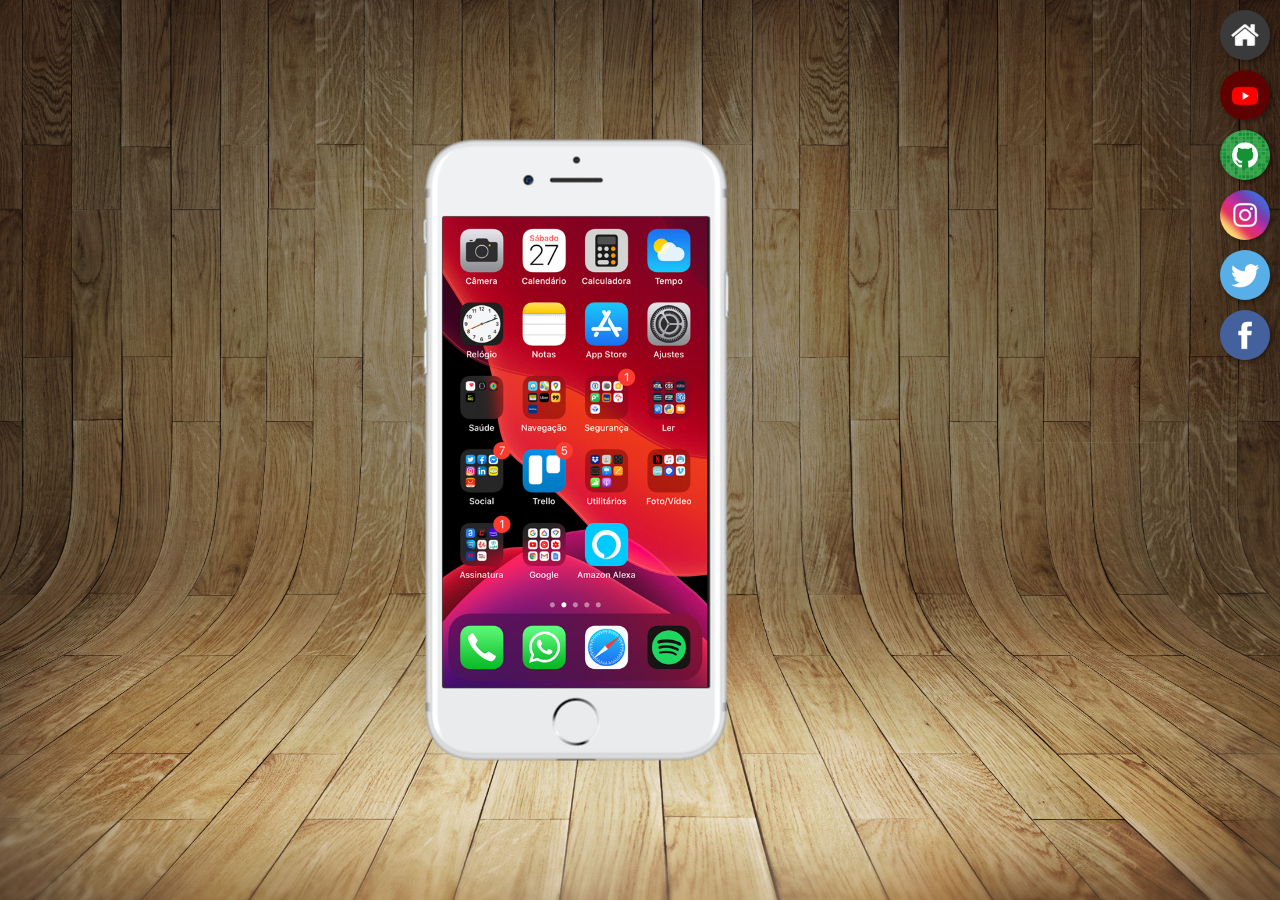
<file: index.html>
<!DOCTYPE html>
<html lang="pt-br">
<head>
    <meta charset="UTF-8">
    <meta http-equiv="X-UA-Compatible" content="IE=edge">
    <meta name="viewport" content="width=device-width, initial-scale=1.0">
    <title>Projeto Redes Sociais</title>
    <link rel="shortcut icon" href="favicon.ico" type="image/x-icon">
    <link rel="stylesheet" href="estilos/style.css">
</head>
<body>
    <main>
        <section id="telefone">
            <iframe src="home.html" name="tela" id="tela" frameborder="0">
                Seu navegador não é compatível com isso.
            </iframe>
        </section>
        <section id="redes-sociais">
            <a href="home.html" target="tela"><img src="imagens/logo-home.jpg" alt="Home"></a>
            <a href="youtube.html" target="tela"><img src="imagens/logo-youtube.jpg" alt="YouTube"></a>
            <a href="github.html" target="tela"><img src="imagens/logo-github.jpg" alt="GitHub"></a>
            <a href="instagram.html" target="tela"><img src="imagens/logo-instagram.jpg" alt="Instagram"></a>
            <a href="twitter.html" target="tela"><img src="imagens/logo-twitter.jpg" alt="Twitter"></a>
            <a href="facebook.html" target="tela"><img src="imagens/logo-facebook.jpg" alt="Facebook"></a>
        </section>
    </main>
</body>
</html>
</file>
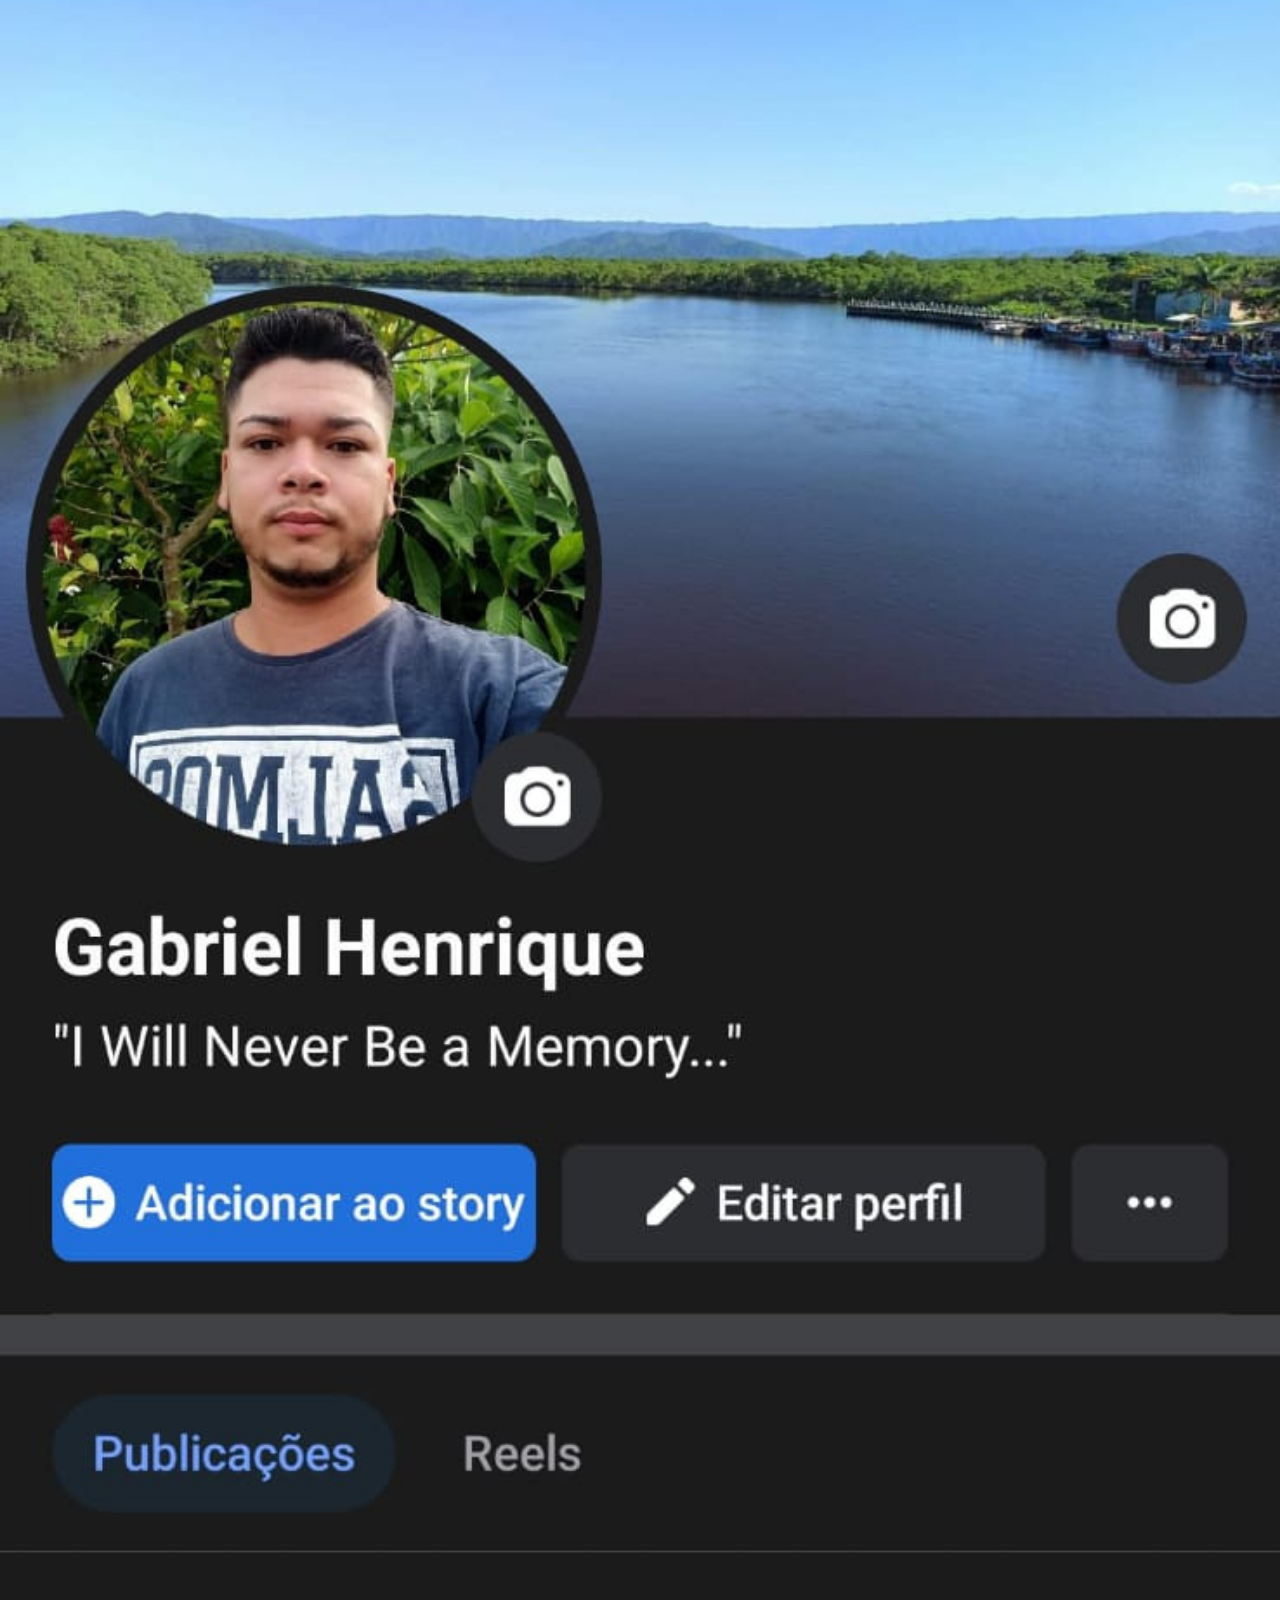
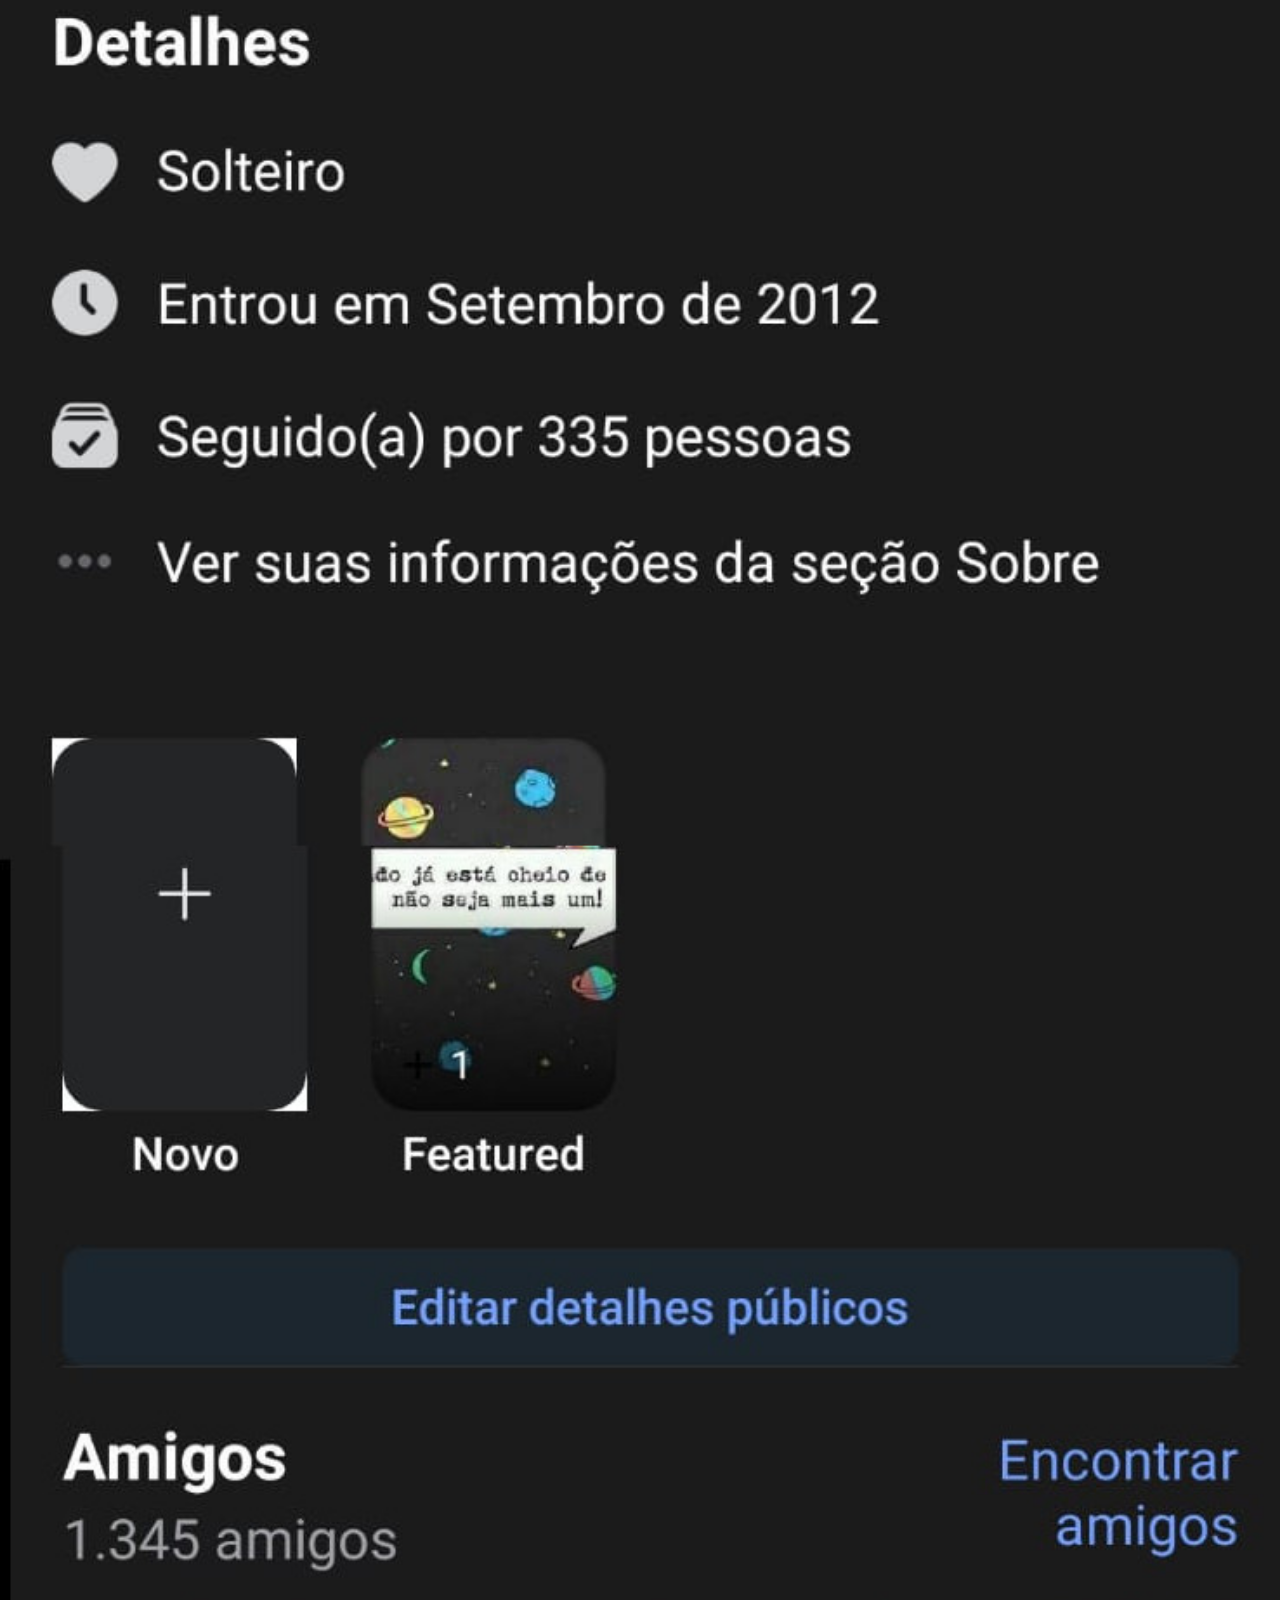
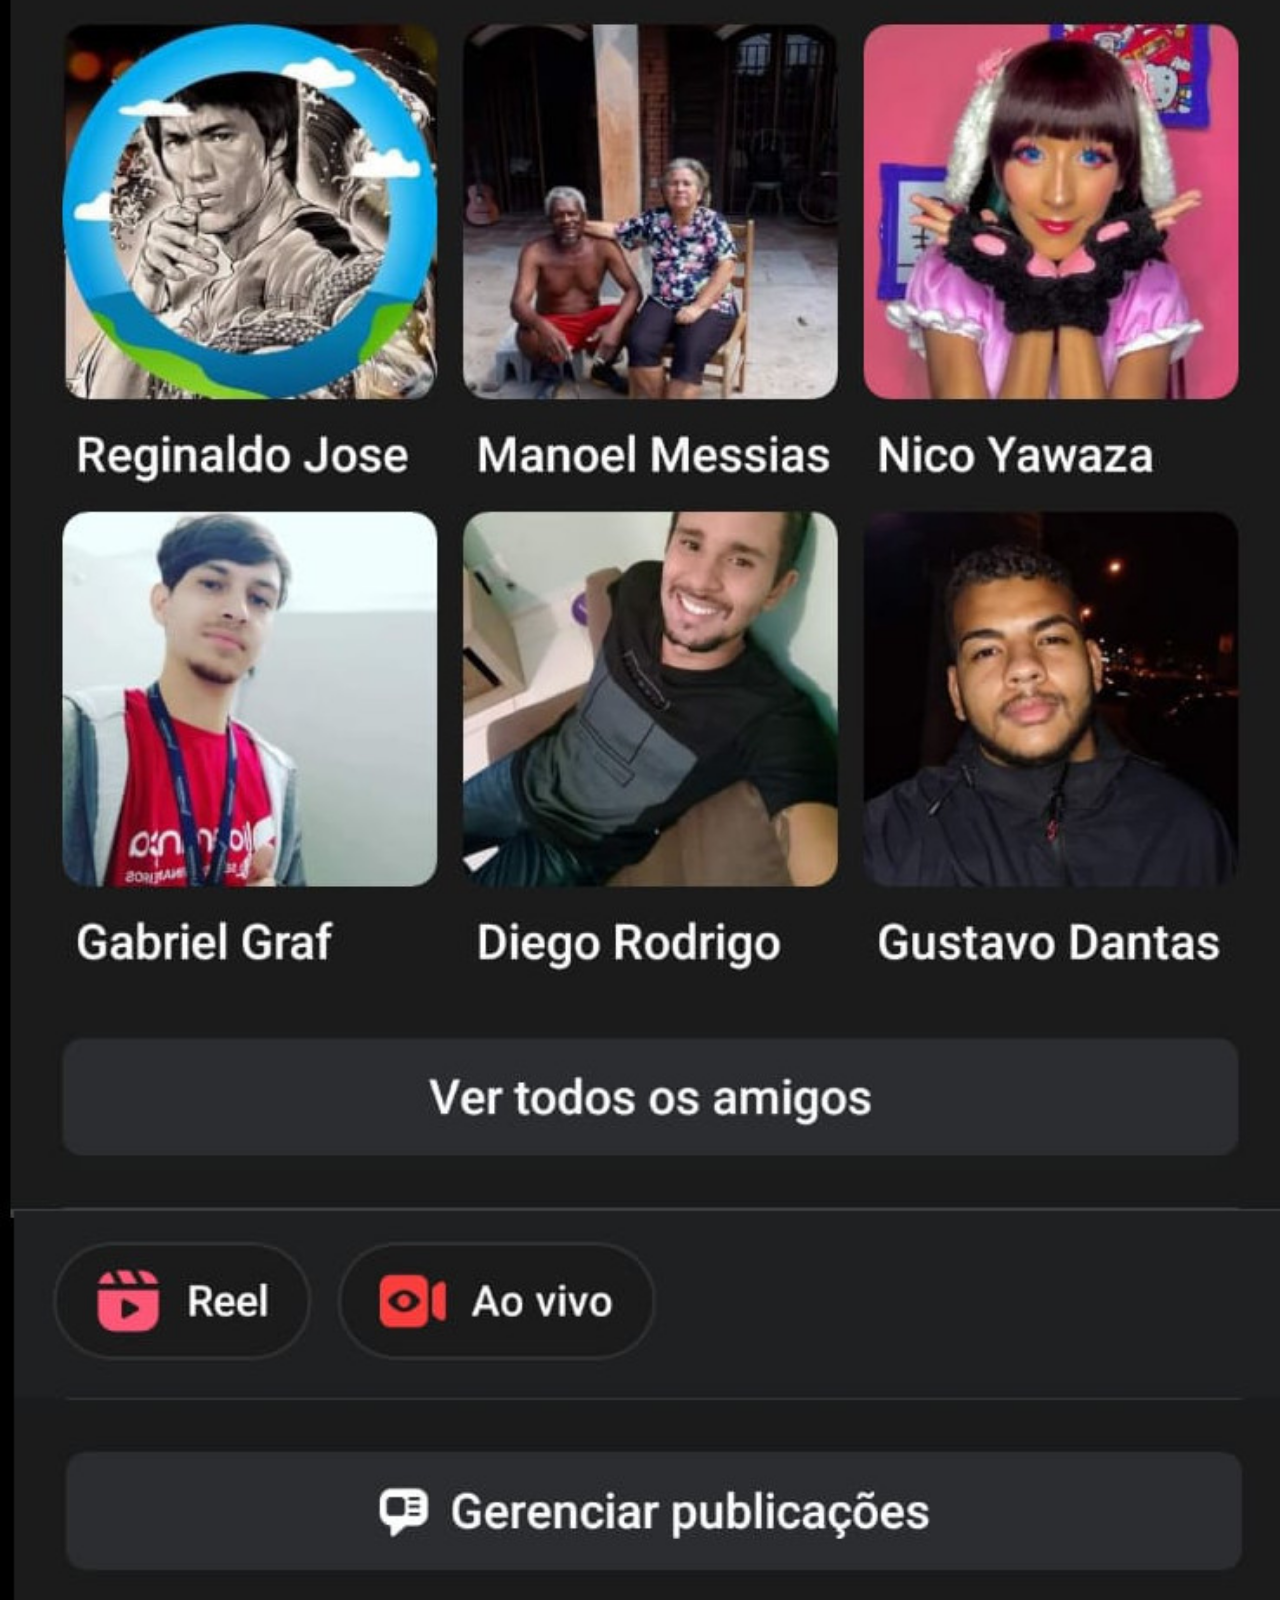
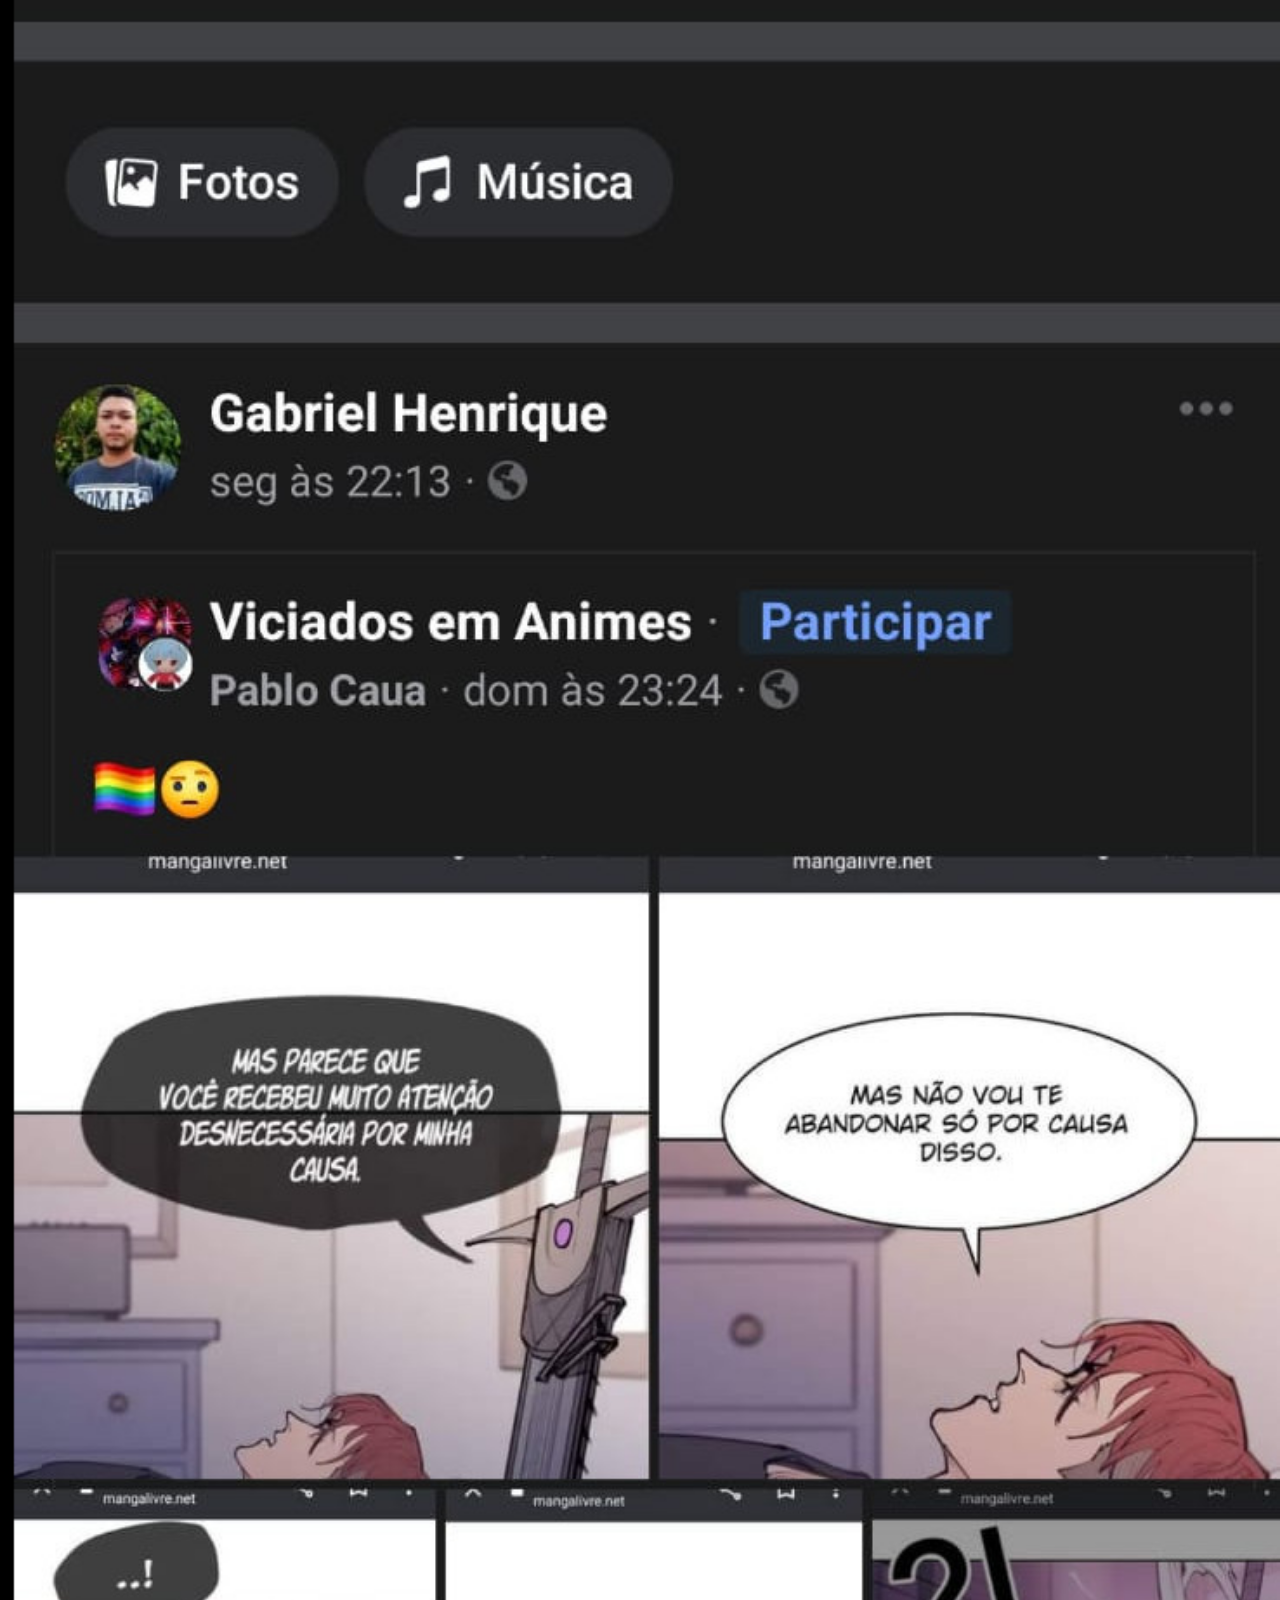
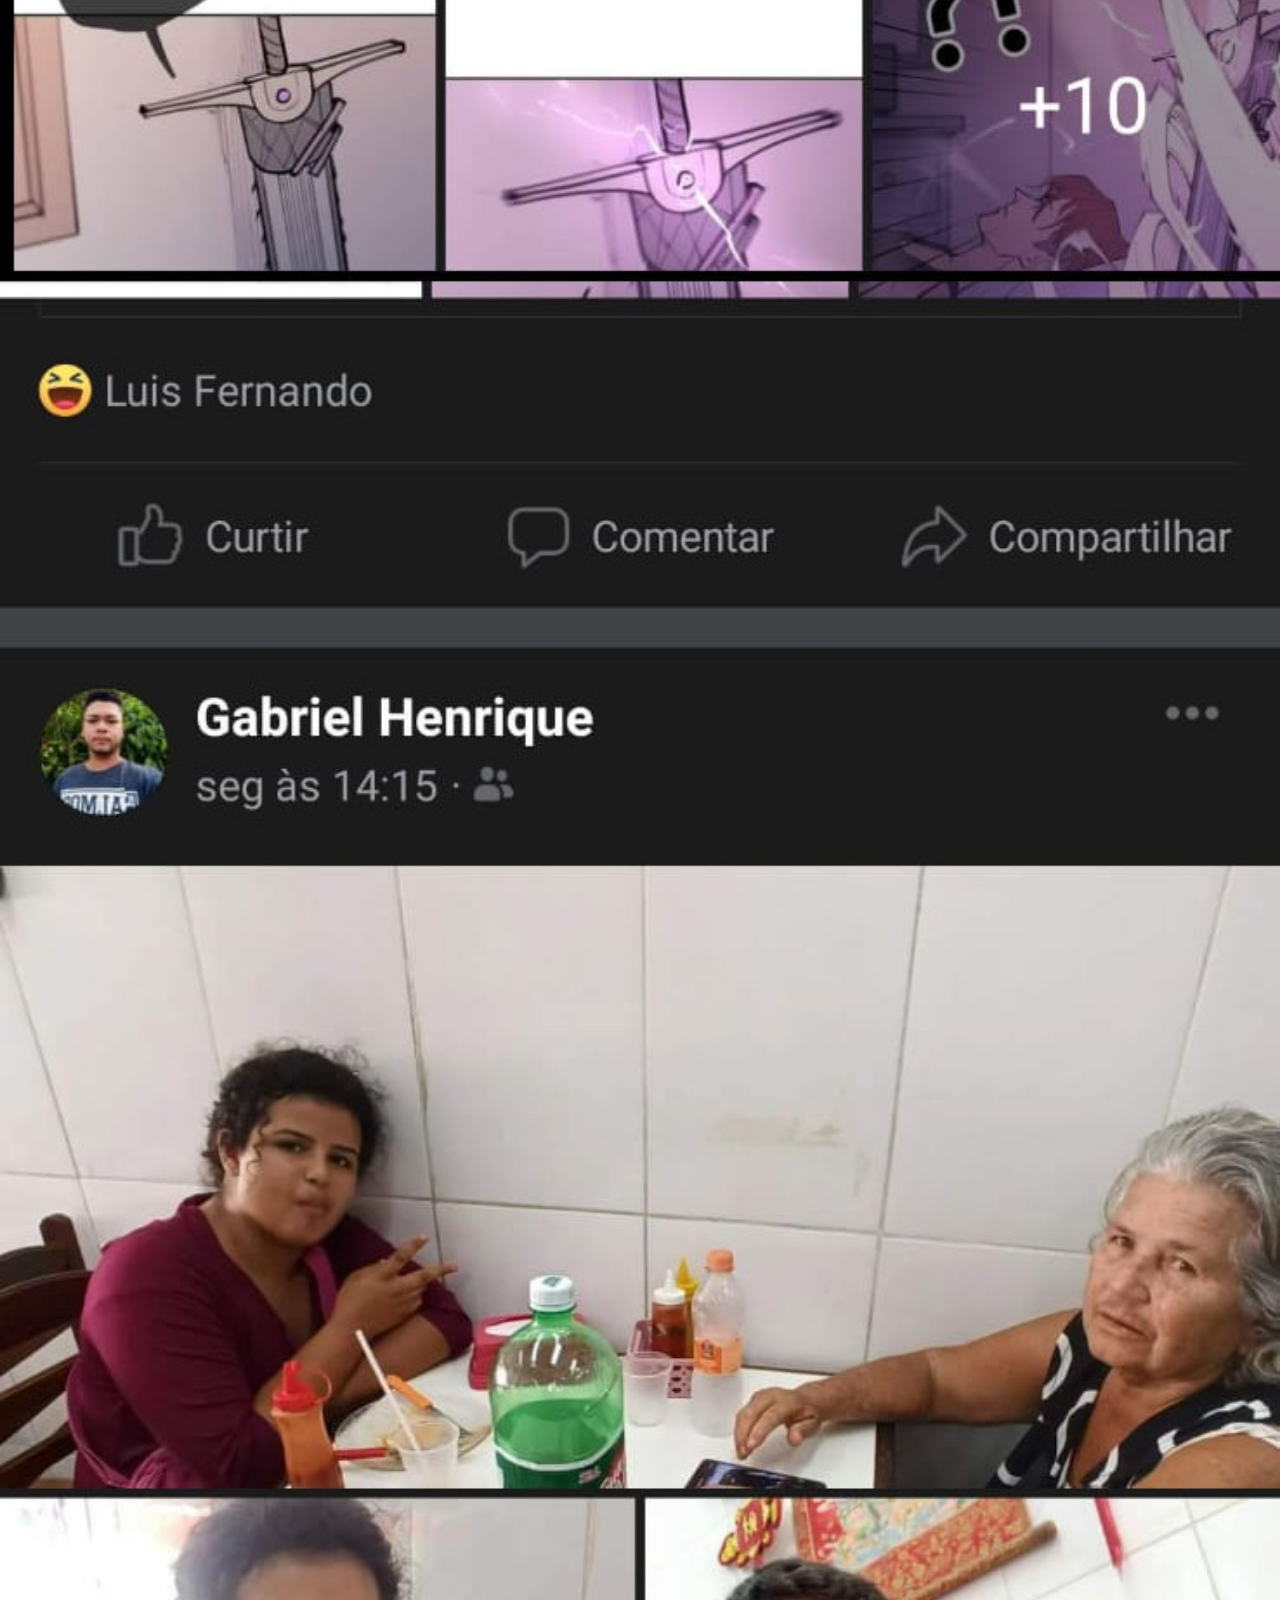
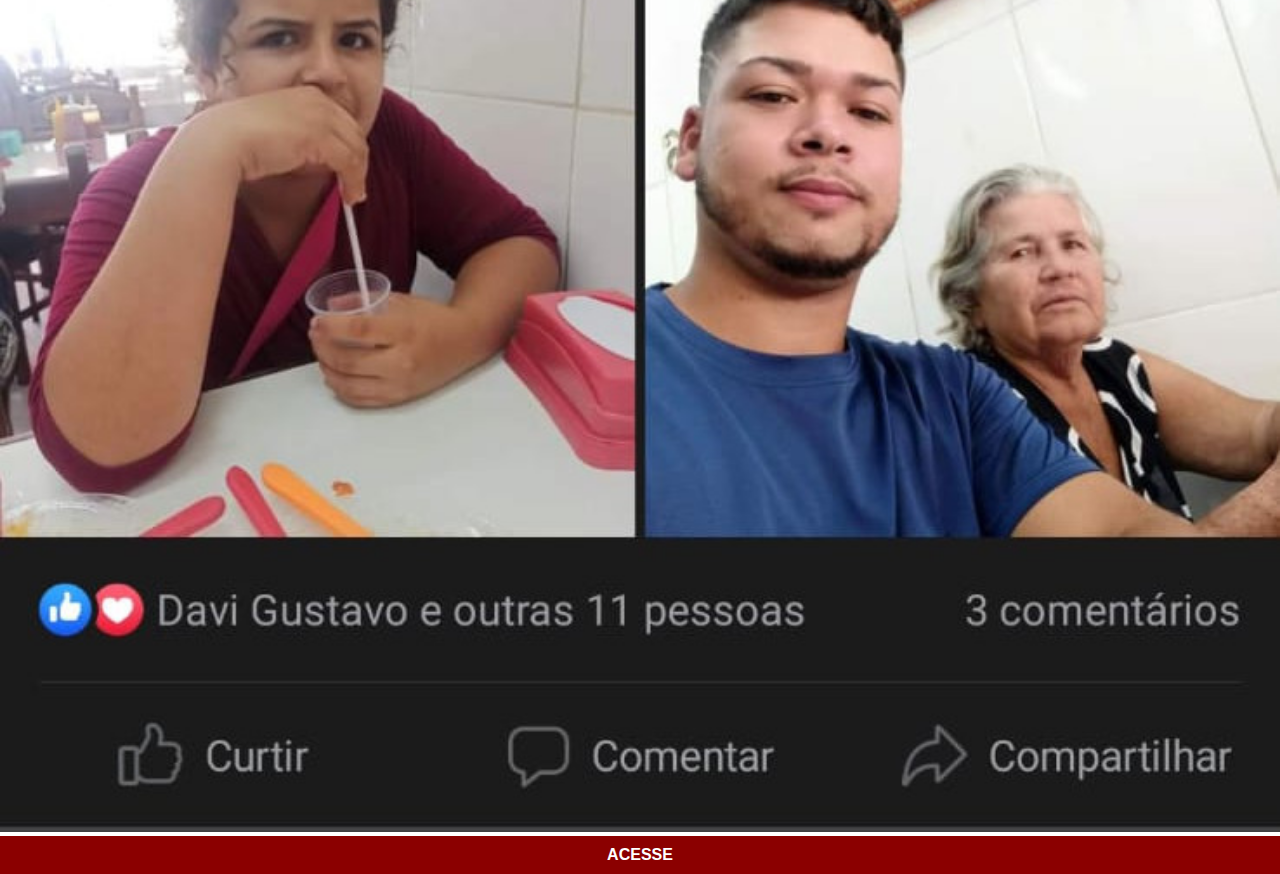
<file: facebook.html>
<!DOCTYPE html>
<html lang="pt-br">
<head>
    <meta charset="UTF-8">
    <meta http-equiv="X-UA-Compatible" content="IE=edge">
    <meta name="viewport" content="width=device-width, initial-scale=1.0">
    <title>Facebook</title>
    <link rel="stylesheet" href="estilos/social.css">
</head>
<body>
    <img src="imagens/tela-facebook.jpg" alt="Facebook">
    <a href="https://www.facebook.com/gabrielhenrique9710/" target="_blank">ACESSE</a>
</body>
</html>
</file>
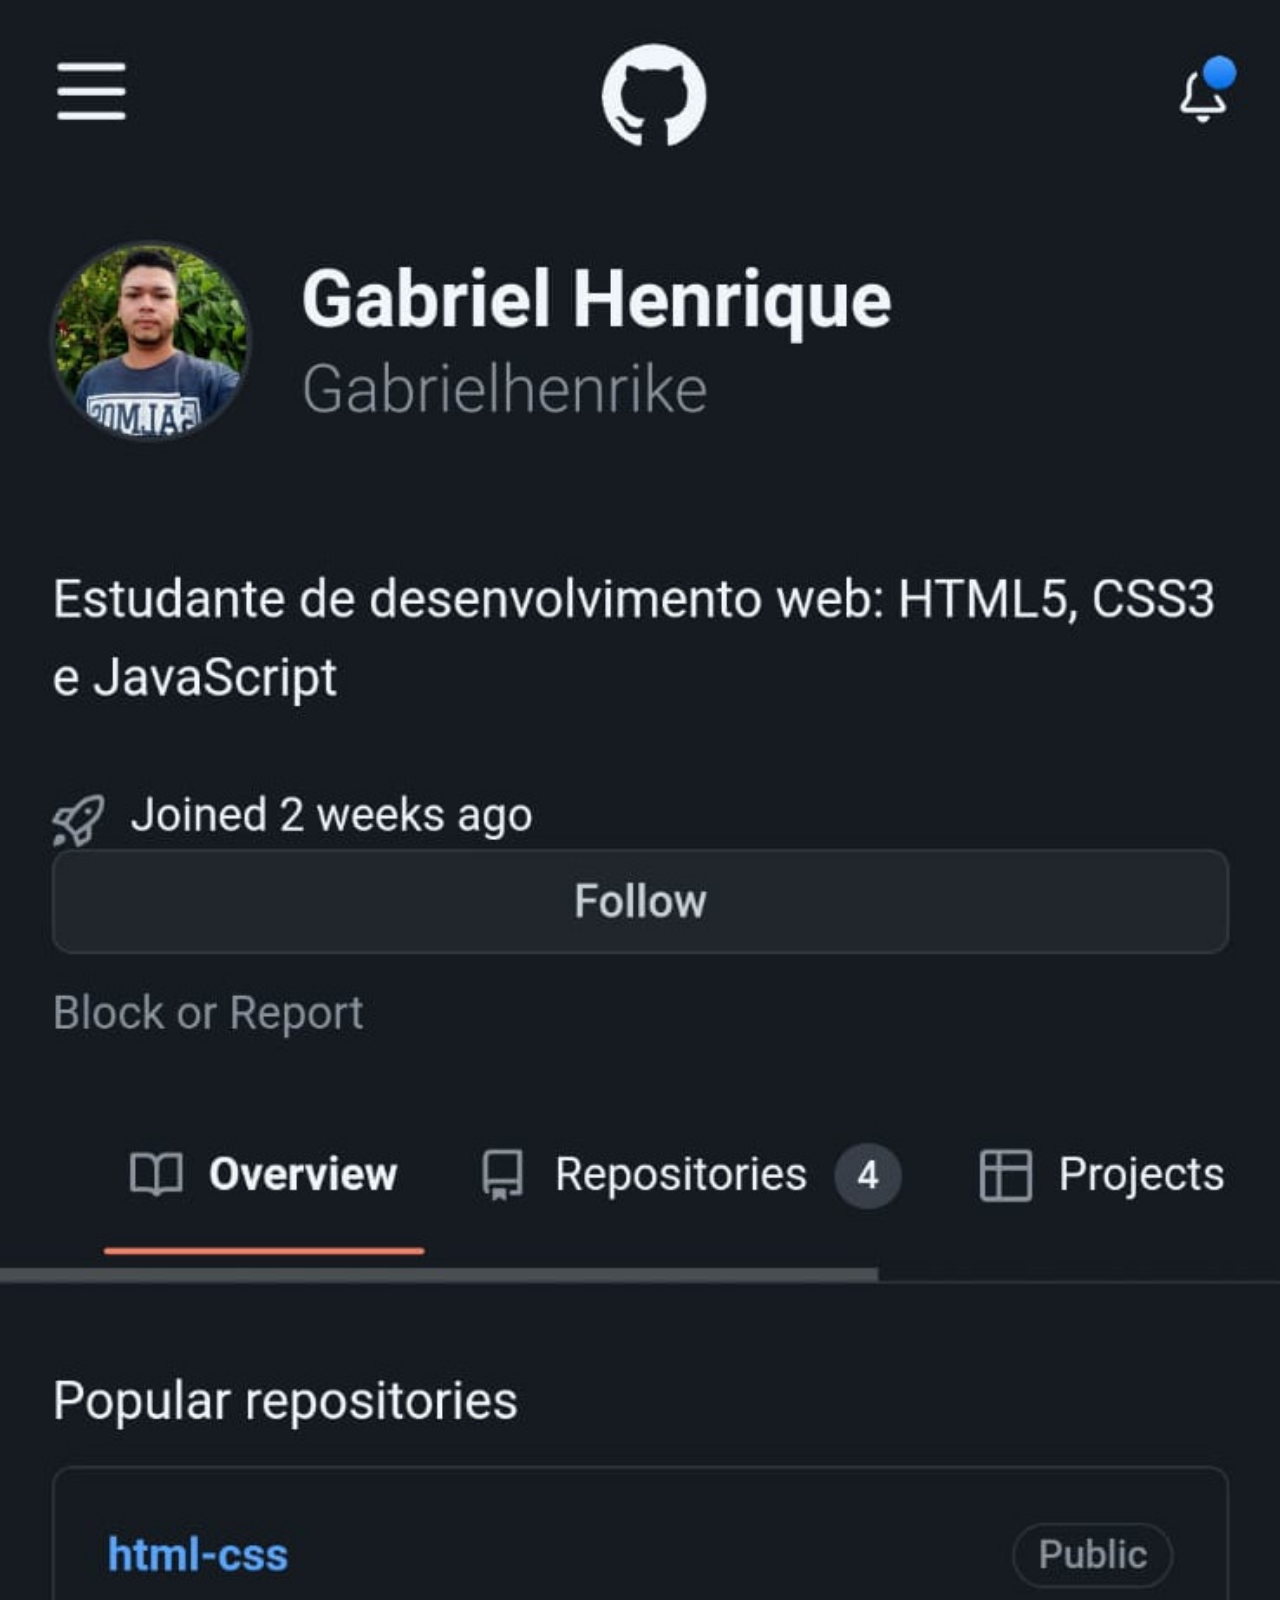
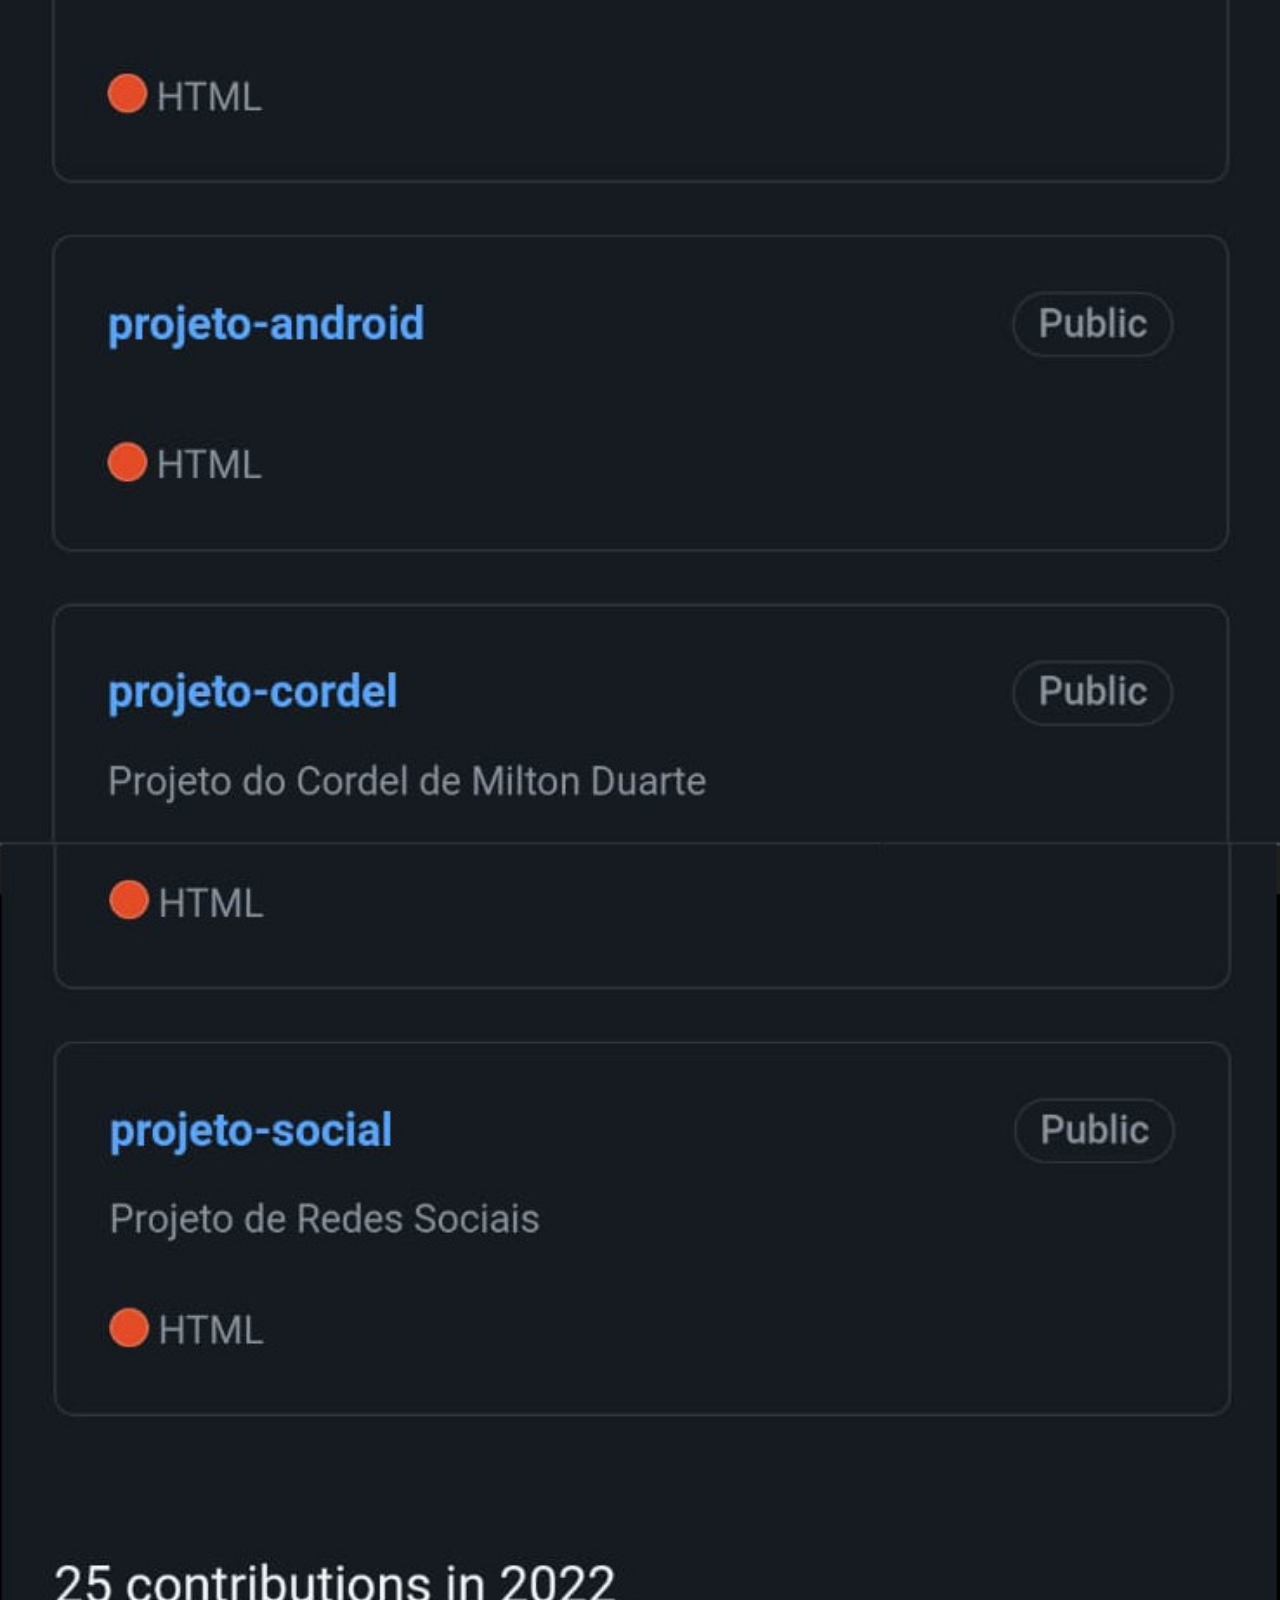
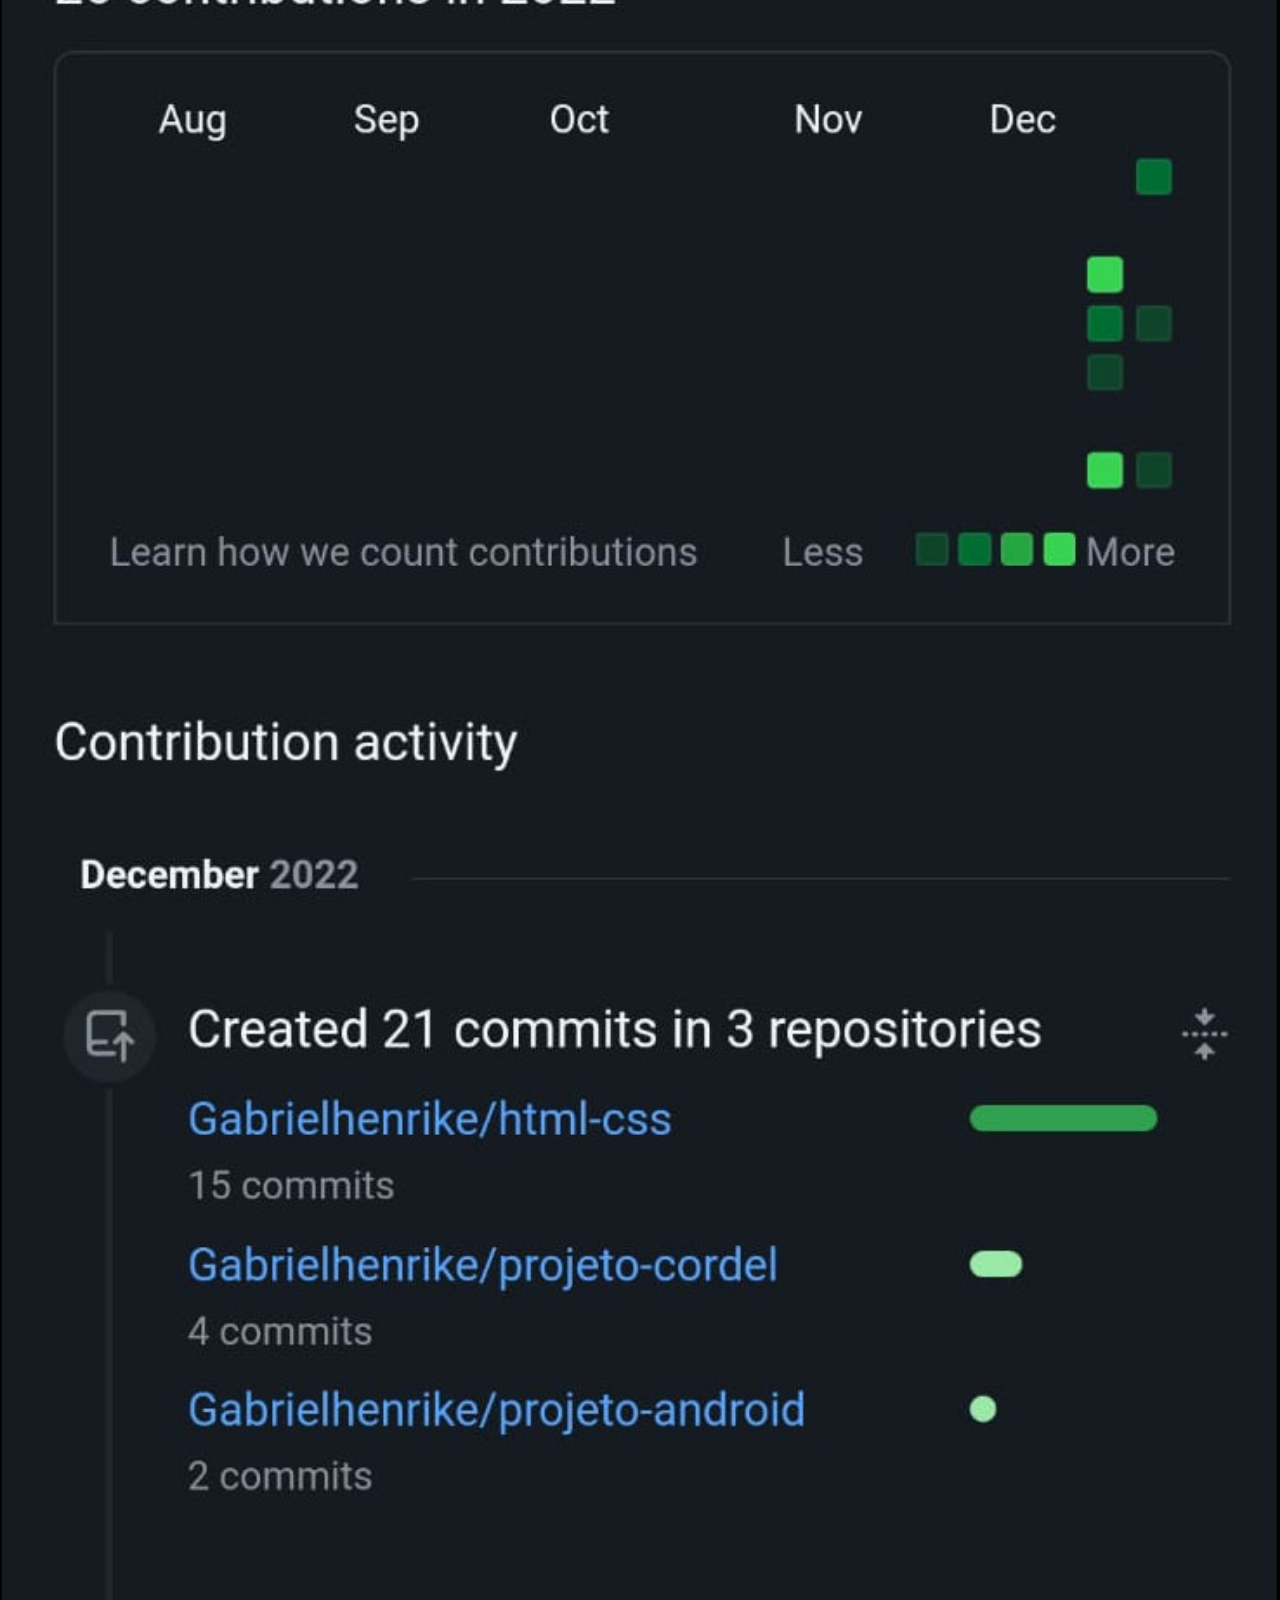
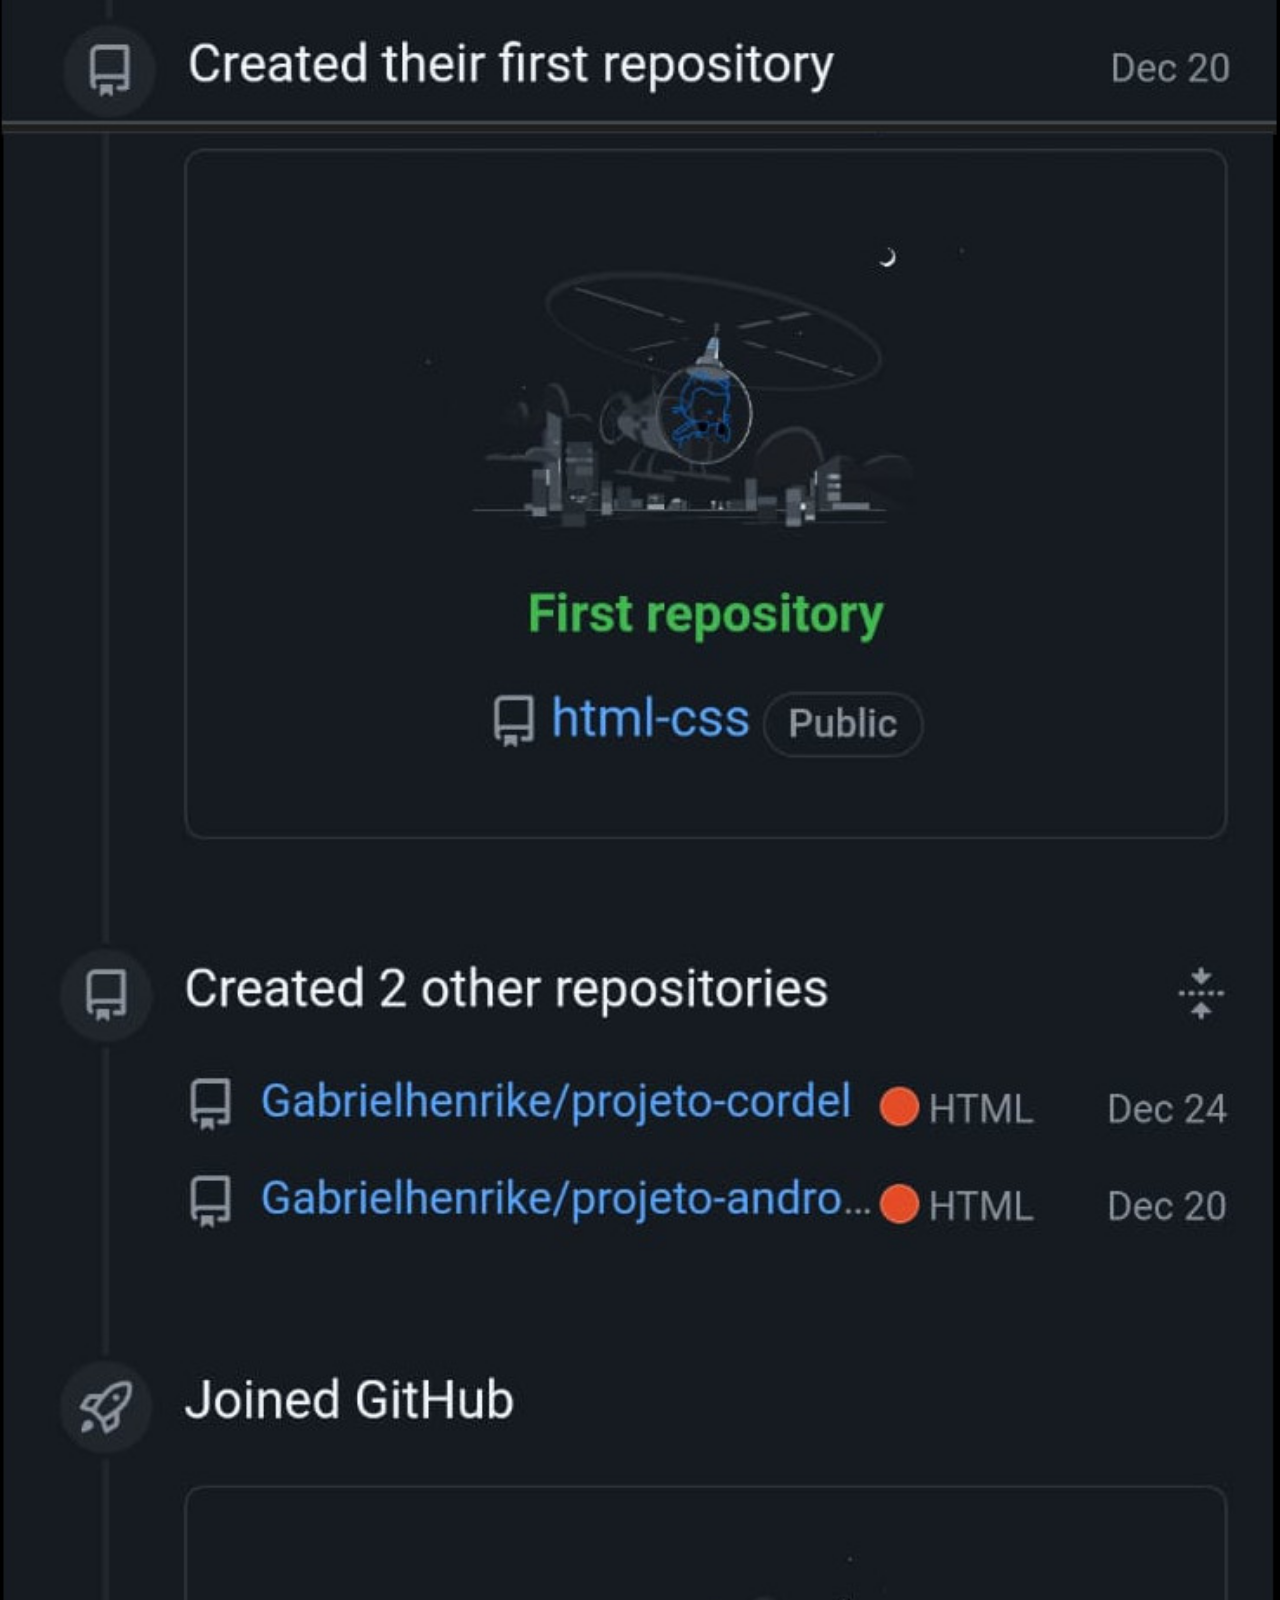
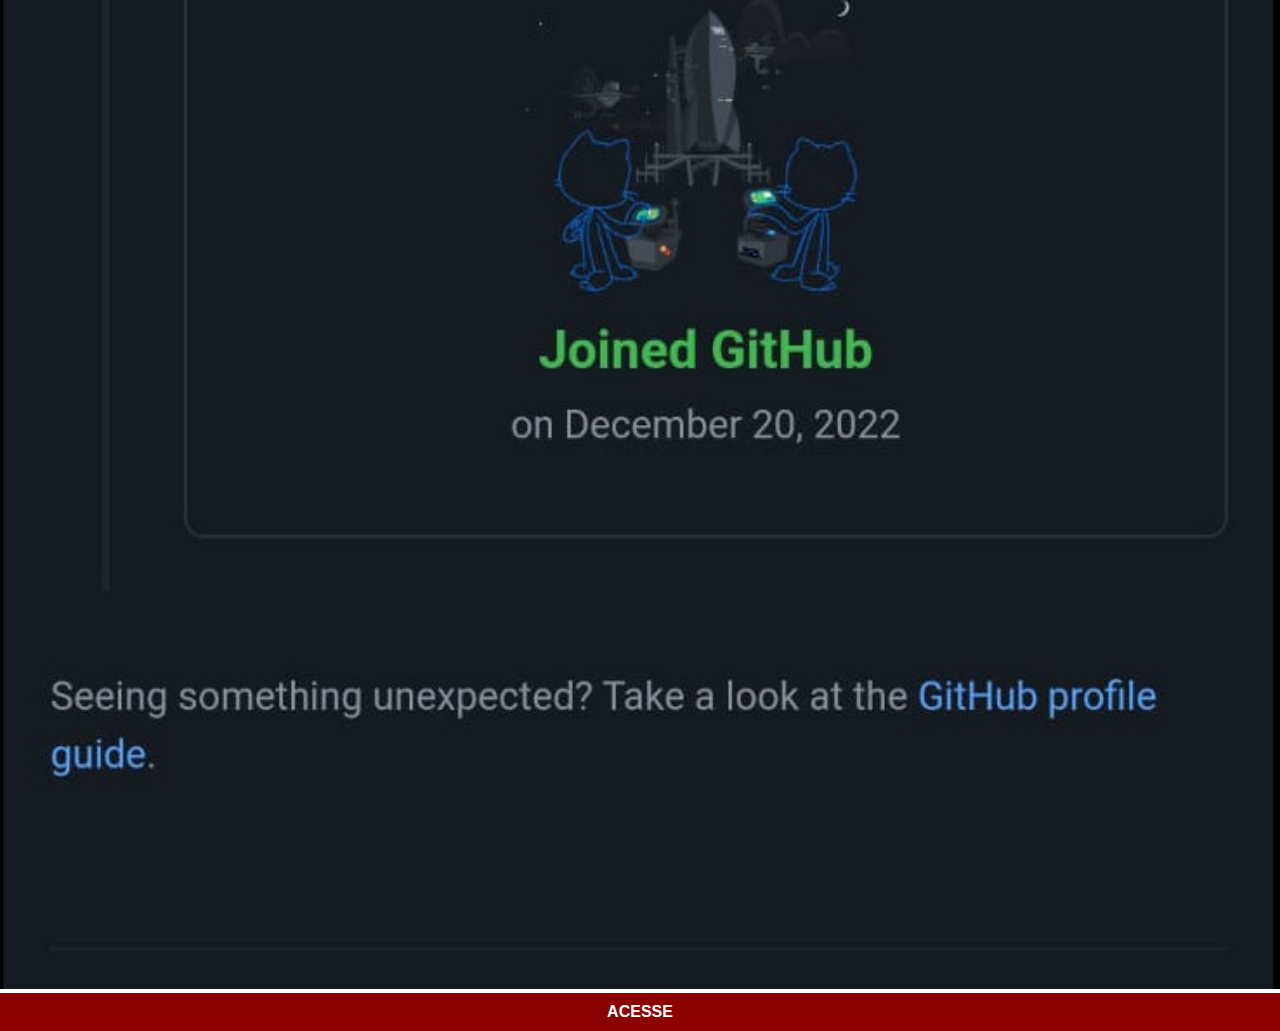
<file: github.html>
<!DOCTYPE html>
<html lang="pt-br">
<head>
    <meta charset="UTF-8">
    <meta http-equiv="X-UA-Compatible" content="IE=edge">
    <meta name="viewport" content="width=device-width, initial-scale=1.0">
    <title>GitHub</title>
    <link rel="stylesheet" href="estilos/social.css">
</head>
<body>
    <img src="imagens/tela-github.jpg" alt="GitHub">
    <a href="https://github.com/Gabrielhenrike" target="_blank">ACESSE</a>
</body>
</html>
</file>
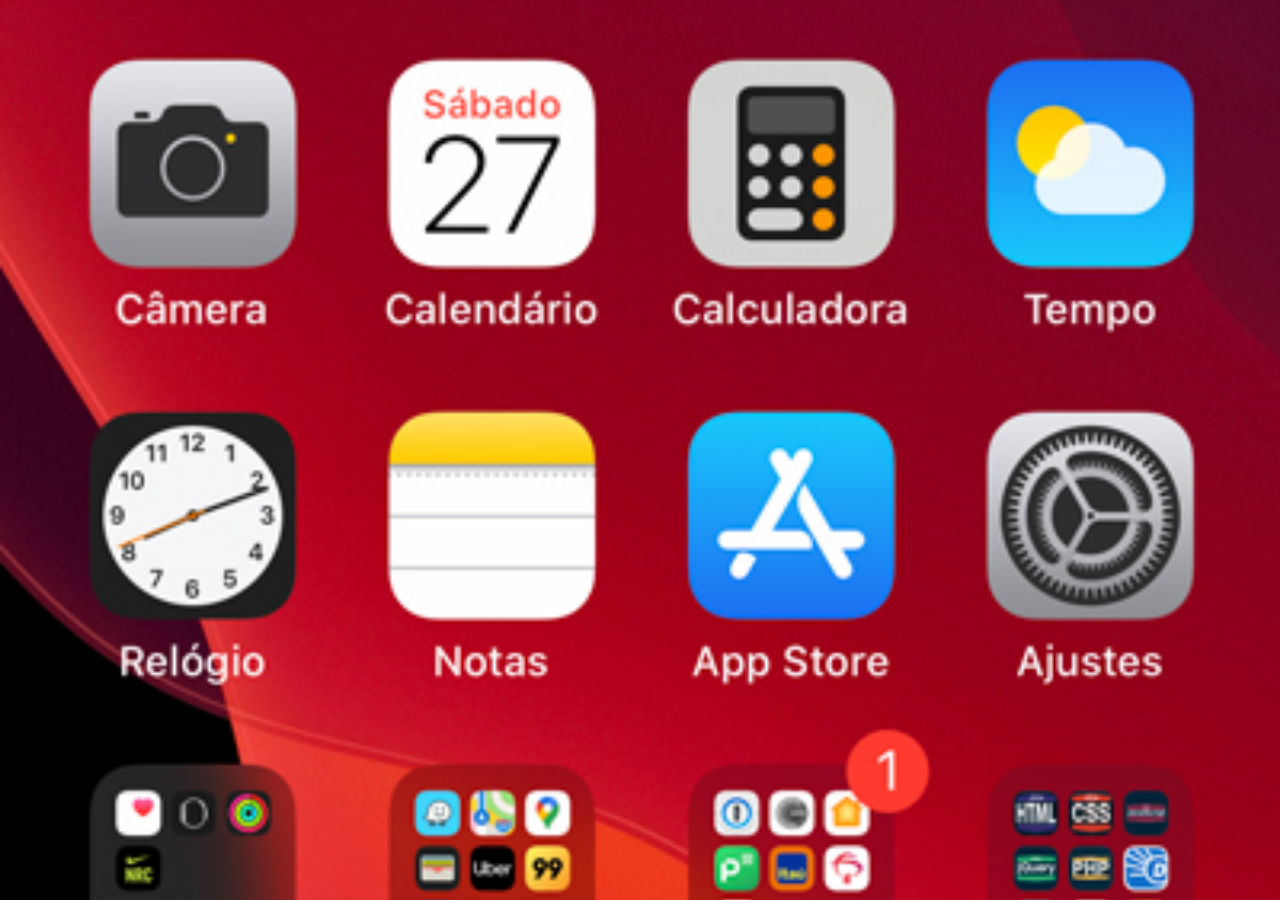
<file: home.html>
<!DOCTYPE html>
<html lang="pt-br">
<head>
    <meta charset="UTF-8">
    <meta http-equiv="X-UA-Compatible" content="IE=edge">
    <meta name="viewport" content="width=device-width, initial-scale=1.0">
    <title>Home</title>
    <style>
        * {
            margin: 0px;
            padding: 0px;
        }

        body {
            width: 100vw;
            height: 100vh;
            background: black url(imagens/tela-home.jpg) no-repeat top center;
            background-size: cover;
        }
    </style>
</head>
<body>
    
</body>
</html>
</file>
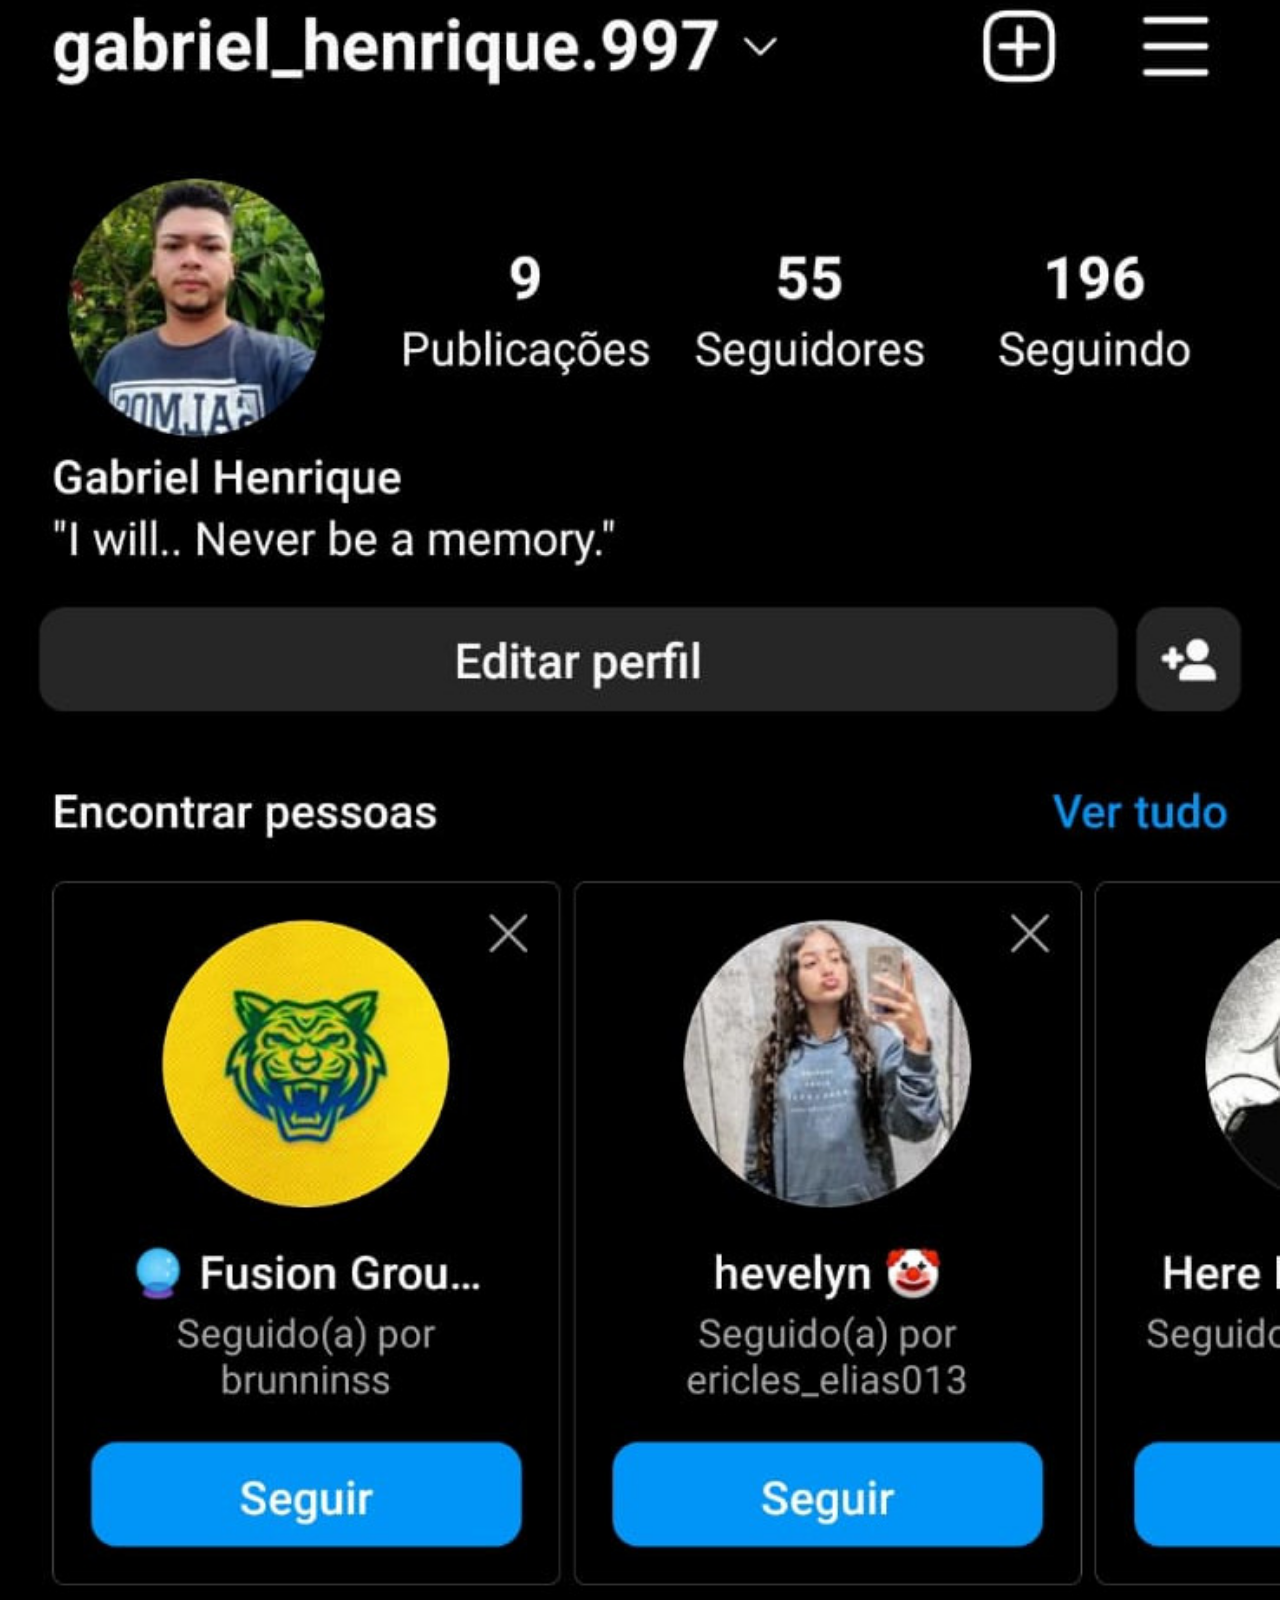
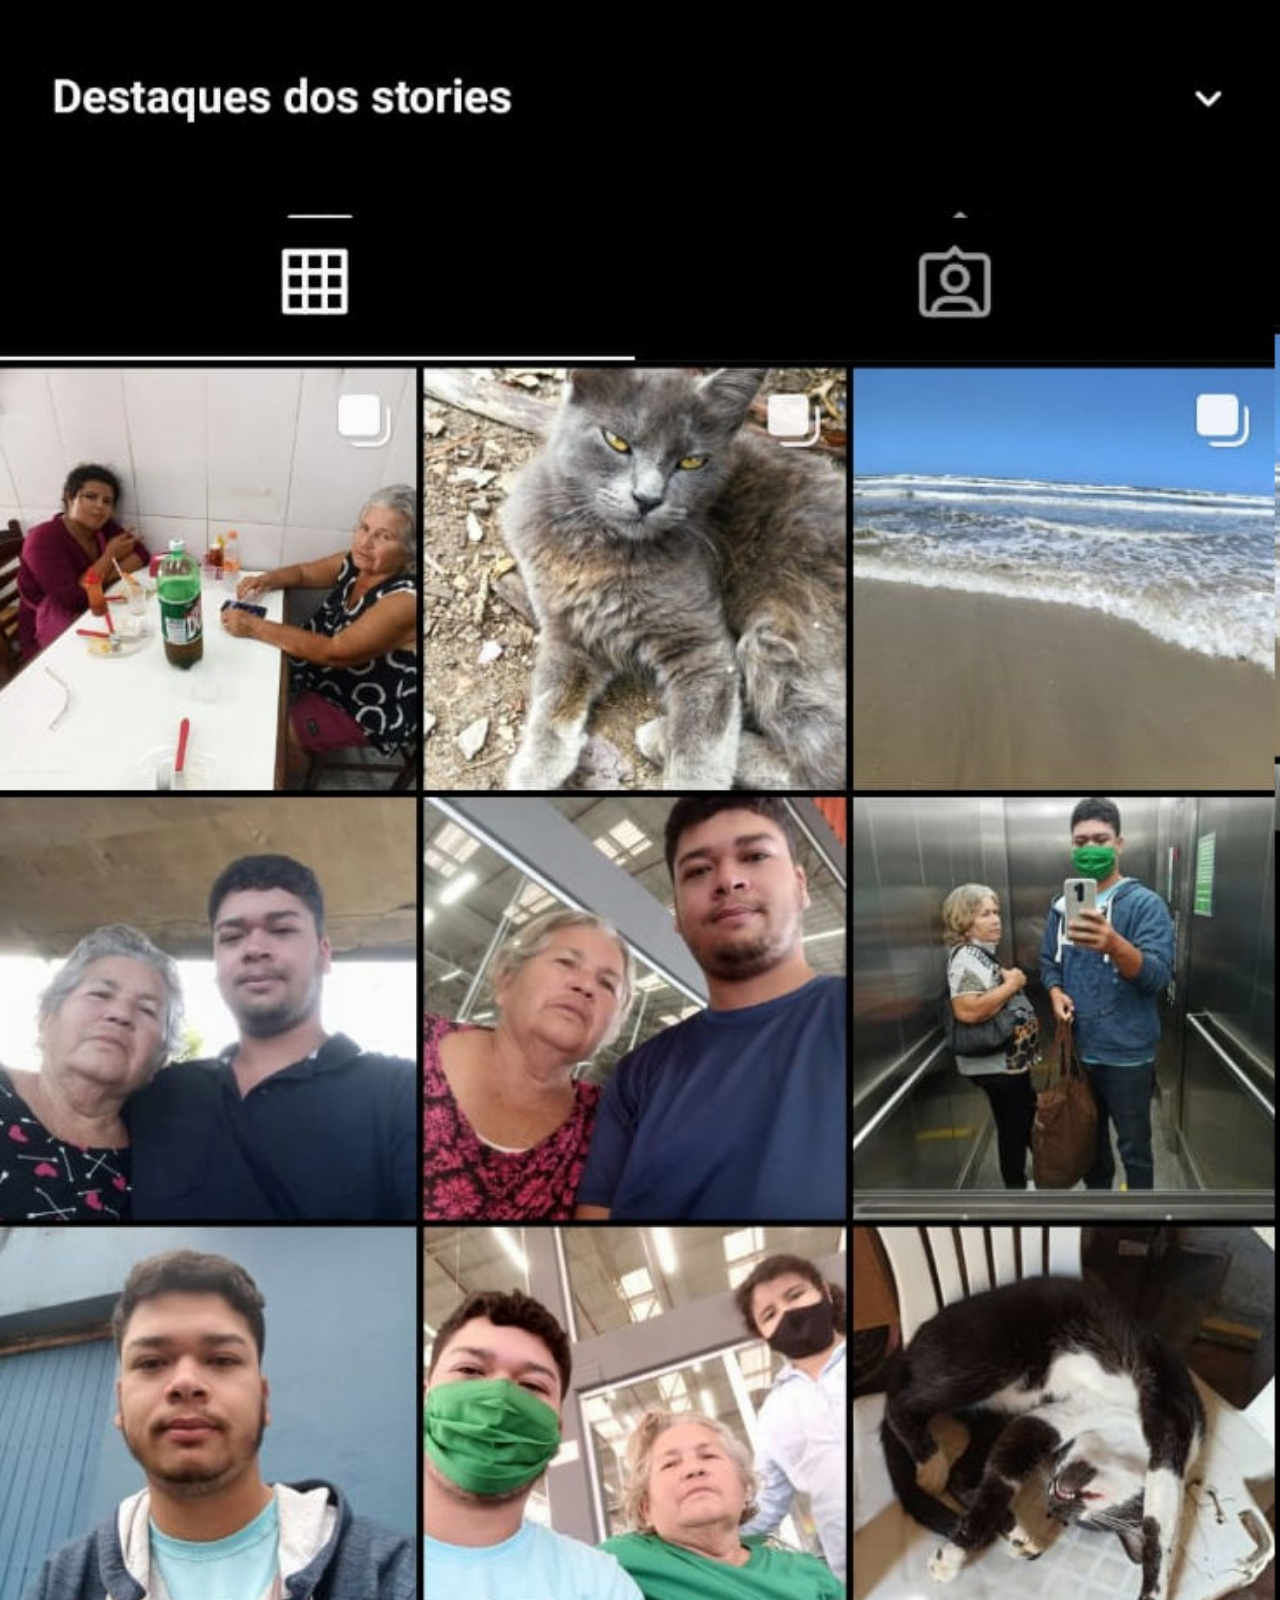
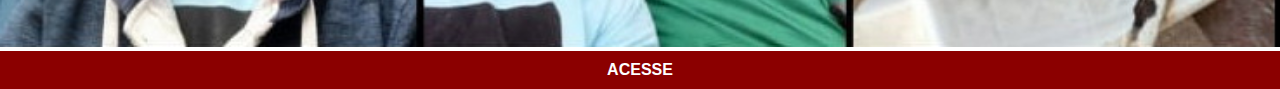
<file: instagram.html>
<!DOCTYPE html>
<html lang="pt-br">
<head>
    <meta charset="UTF-8">
    <meta http-equiv="X-UA-Compatible" content="IE=edge">
    <meta name="viewport" content="width=device-width, initial-scale=1.0">
    <title>Instagram</title>
    <link rel="stylesheet" href="estilos/social.css">
</head>
<body>
    <img src="imagens/tela-instagram.jpg" alt="Instagram">
    <a href="https://www.instagram.com/Gabriel_Henrique.997/" target="_blank">ACESSE</a>
</body>
</html>
</file>
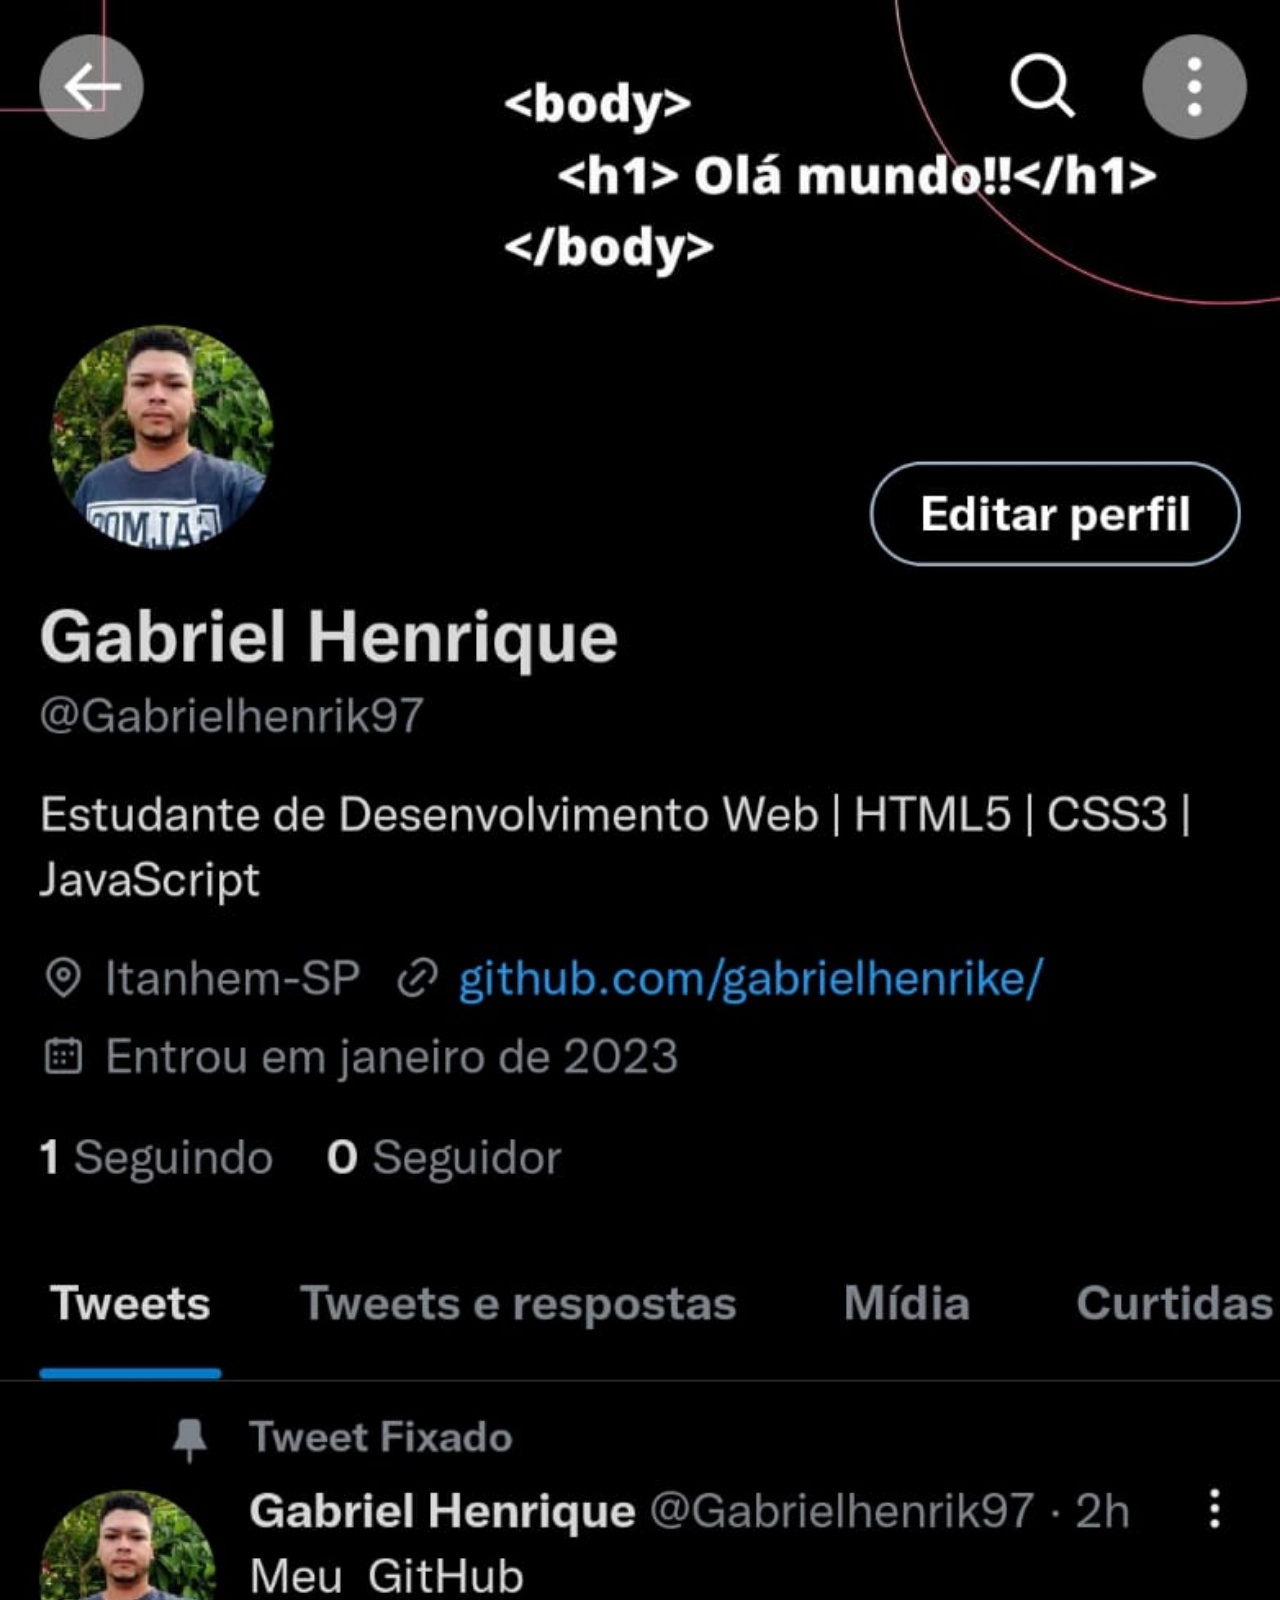
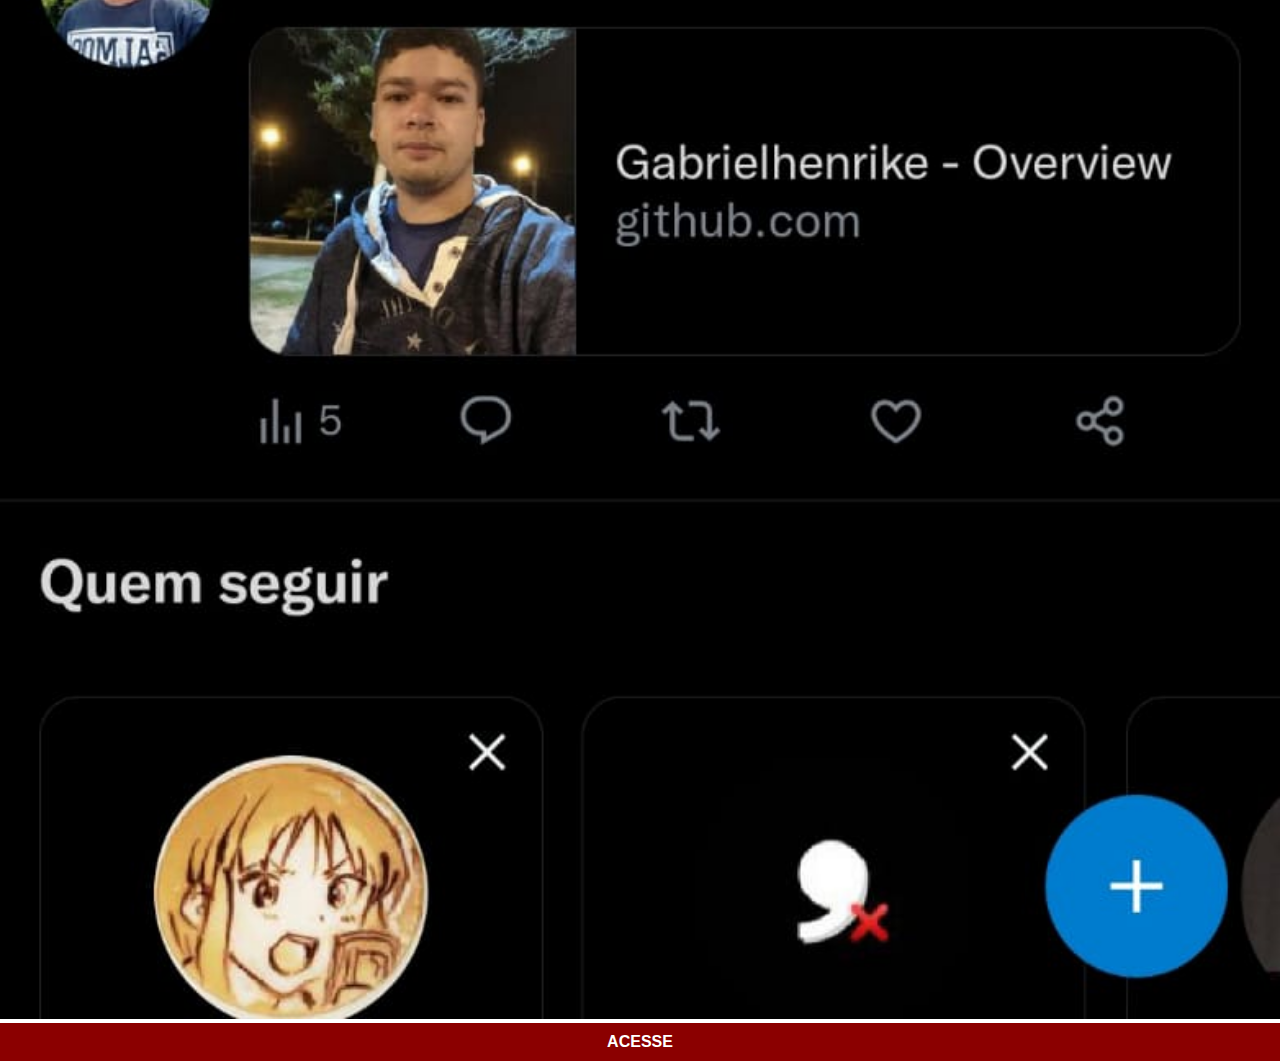
<file: twitter.html>
<!DOCTYPE html>
<html lang="pt-br">
<head>
    <meta charset="UTF-8">
    <meta http-equiv="X-UA-Compatible" content="IE=edge">
    <meta name="viewport" content="width=device-width, initial-scale=1.0">
    <title>Twitter</title>
    <link rel="stylesheet" href="estilos/social.css">
</head>
<body>
    <img src="imagens/tela-twitter.jpeg" alt="Twitter">
    <a href="https://twitter.com/Gabrielhenrik97" target="_blank">ACESSE</a>
</body>
</html>
</file>
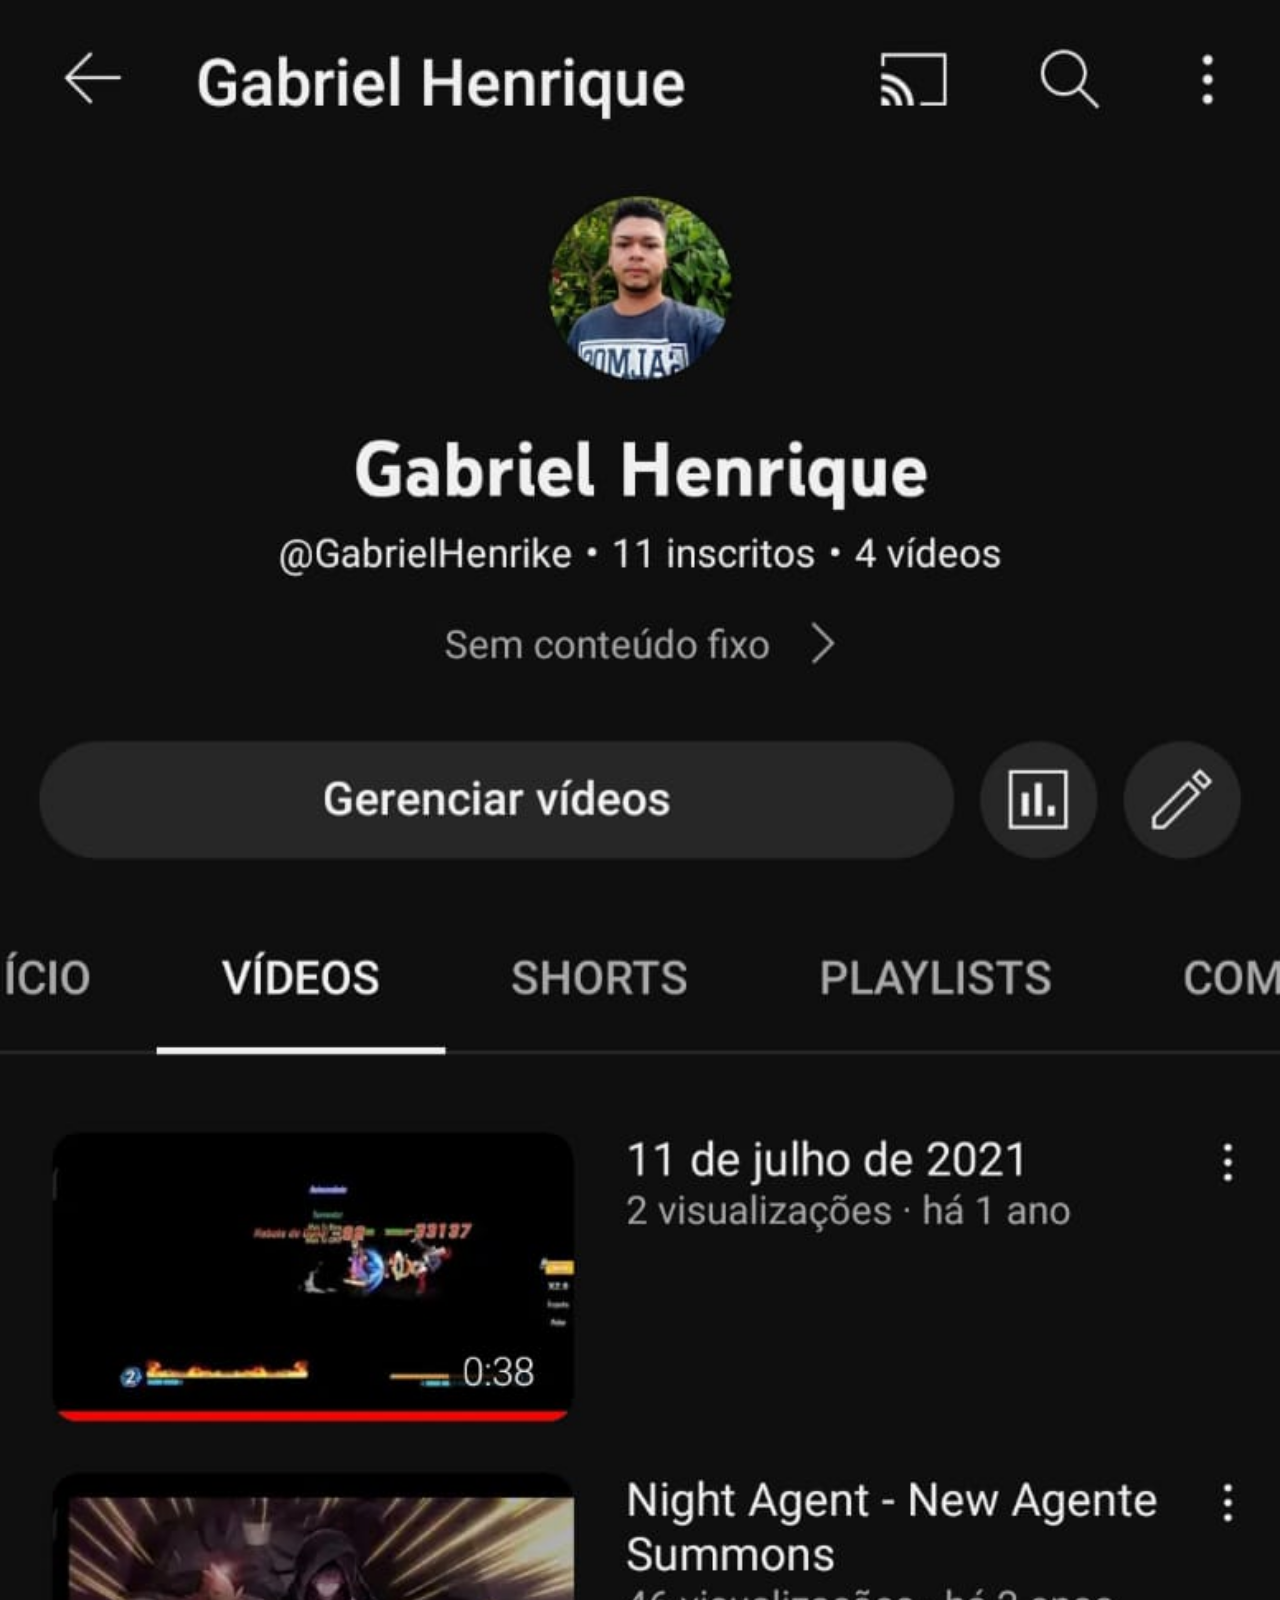
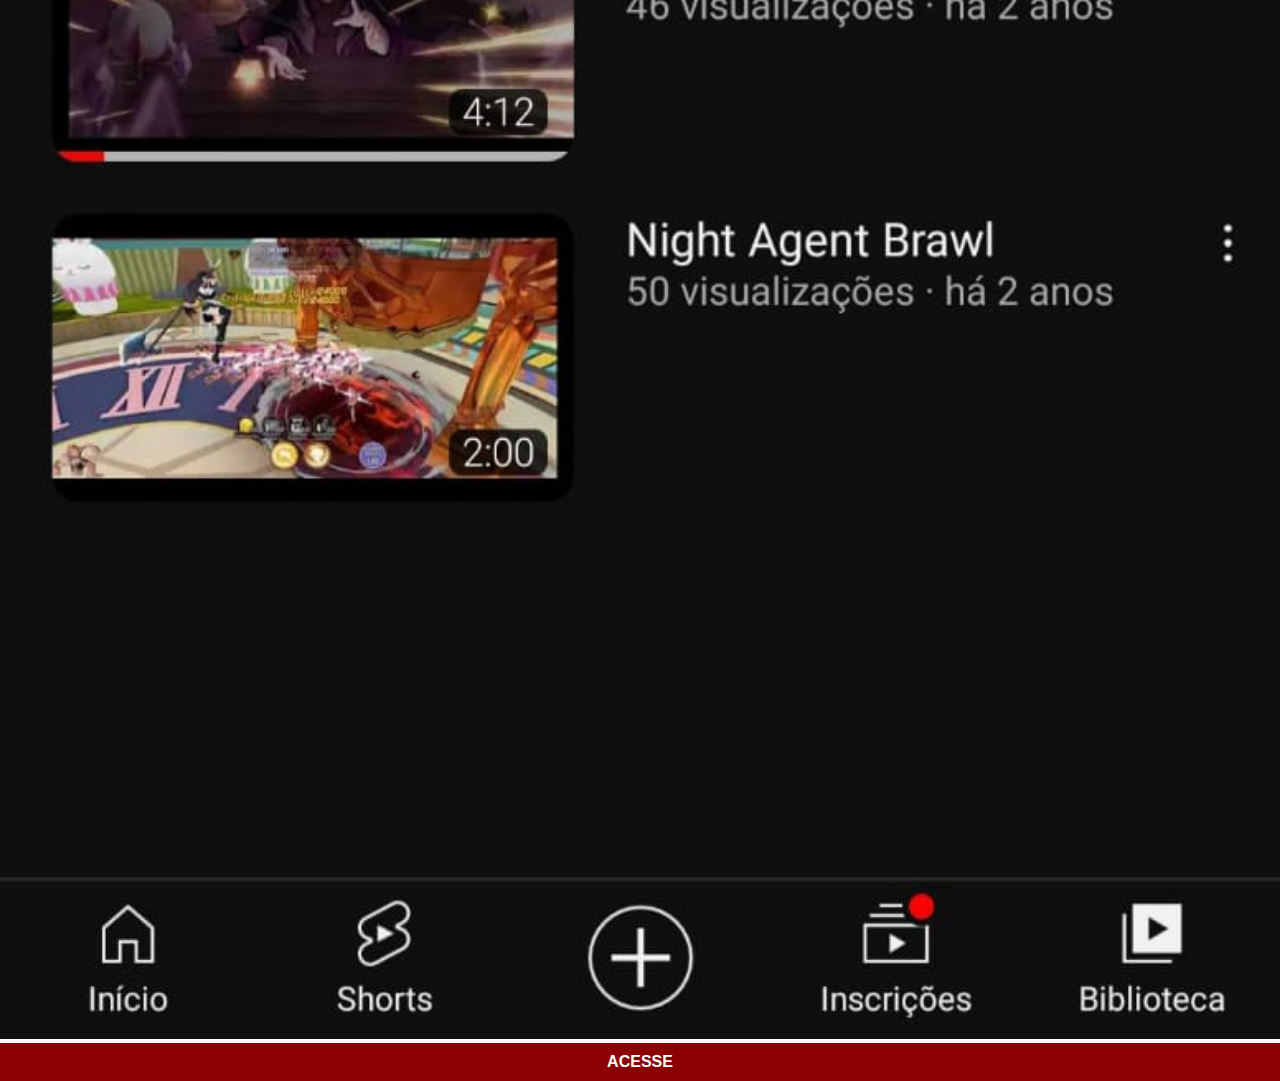
<file: youtube.html>
<!DOCTYPE html>
<html lang="pt-br">
<head>
    <meta charset="UTF-8">
    <meta http-equiv="X-UA-Compatible" content="IE=edge">
    <meta name="viewport" content="width=device-width, initial-scale=1.0">
    <title>YouTube</title>
    <link rel="stylesheet" href="estilos/social.css">
</head>
<body>
    <img src="imagens/tela-youtube.jpeg" alt="YouTube">
    <a href="https://www.youtube.com/@GabrielHenrike/videos" target="_blank">ACESSE</a>
</body>
</html>
</file>
<file: estilos/style.css>
@charset "UTF-8";

* {
    margin: 0px;
    padding: 0px;
    font-family: Arial, Helvetica, sans-serif;
}

html, body {
    height: 100vh;
    width: 100vw;
    background-color: black;
    overflow: hidden;
}

body {
    background: url('../imagens/fundo-madeira.jpg') no-repeat top center;
    background-size: cover;
    background-attachment: fixed;
}

main {
    position: relative;
    height: 100vh;
}

section#telefone {
        position: absolute;
        top: 50%;
        left: 45%;
        transform: translate(-50%, -50%);

        height: 627px;
        width: 311px;
        background: url('../imagens/frame-iphone.png') no-repeat;
    }

iframe#tela {
    position: relative;
    top: 80px;
    left: 22px;
    width: 265px;
    height: 471px;
}

section#redes-sociais {
    float: right;
}

section#redes-sociais img {
    width: 50px;
    margin: 10px;
    border-radius: 50%;
    box-shadow: 2px 2px 5px rgba(0, 0, 0, 0.404);
    box-sizing: border-box;
    display: block;

}

section#redes-sociais img:hover {
    border: 2px solid rgba(255, 255, 255, 0.61);
    transform: translate(-3px, -3px);
    box-shadow: 5px 5px 10px rgba(0, 0, 0, 0.671);
    transition: transform .3s, border 1s;
}
</file>
<file: estilos/social.css>
@charset "UTF-8";

* {
    margin: 0px;
    padding: 0px;
    font-family: Arial, Helvetica, sans-serif;
}

::-webkit-scrollbar {
    width: 0px;
    height: 0px;
}

img {
    width: 100vw;
}

a {
    display: block;
    background-color: darkred;
    padding: 10px;
    text-align: center;
    font-weight: bolder;
    text-decoration: none;
    color: white;
}

a:hover{
    background: red;
}
</file>
